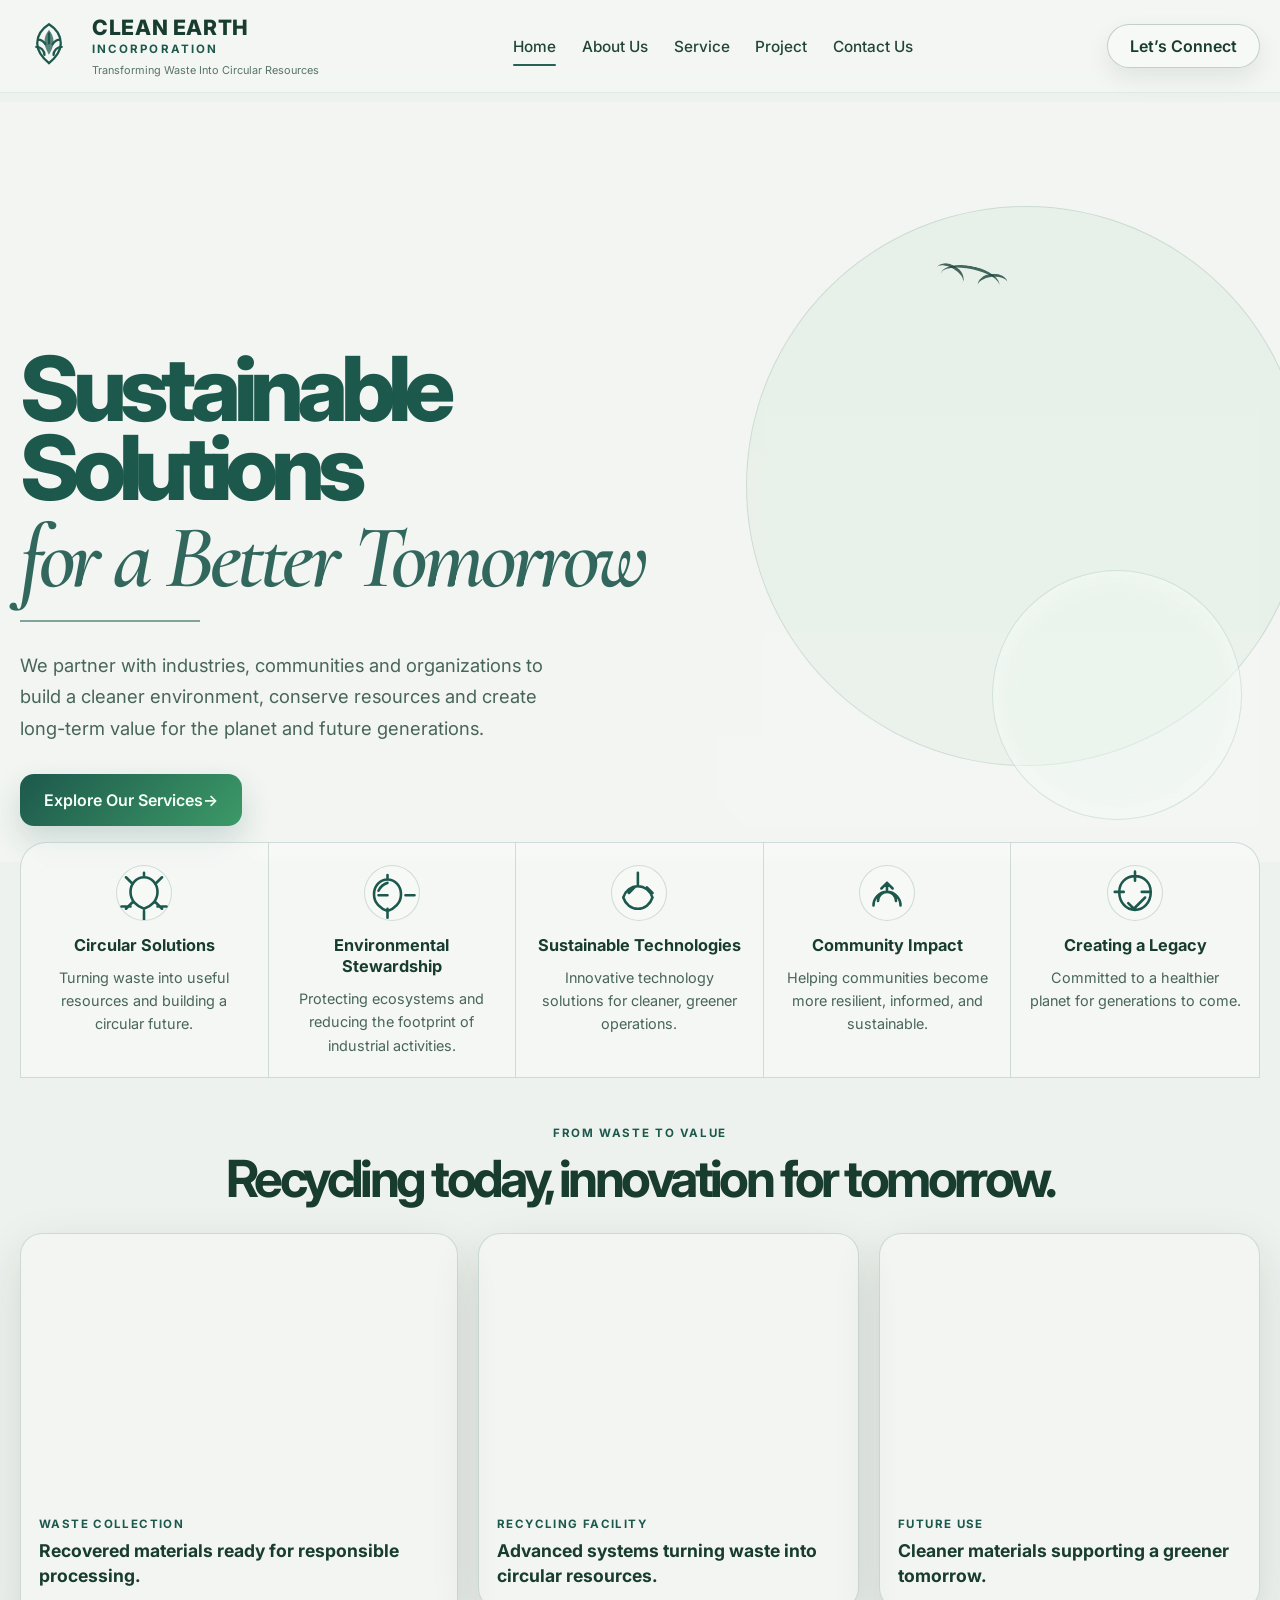
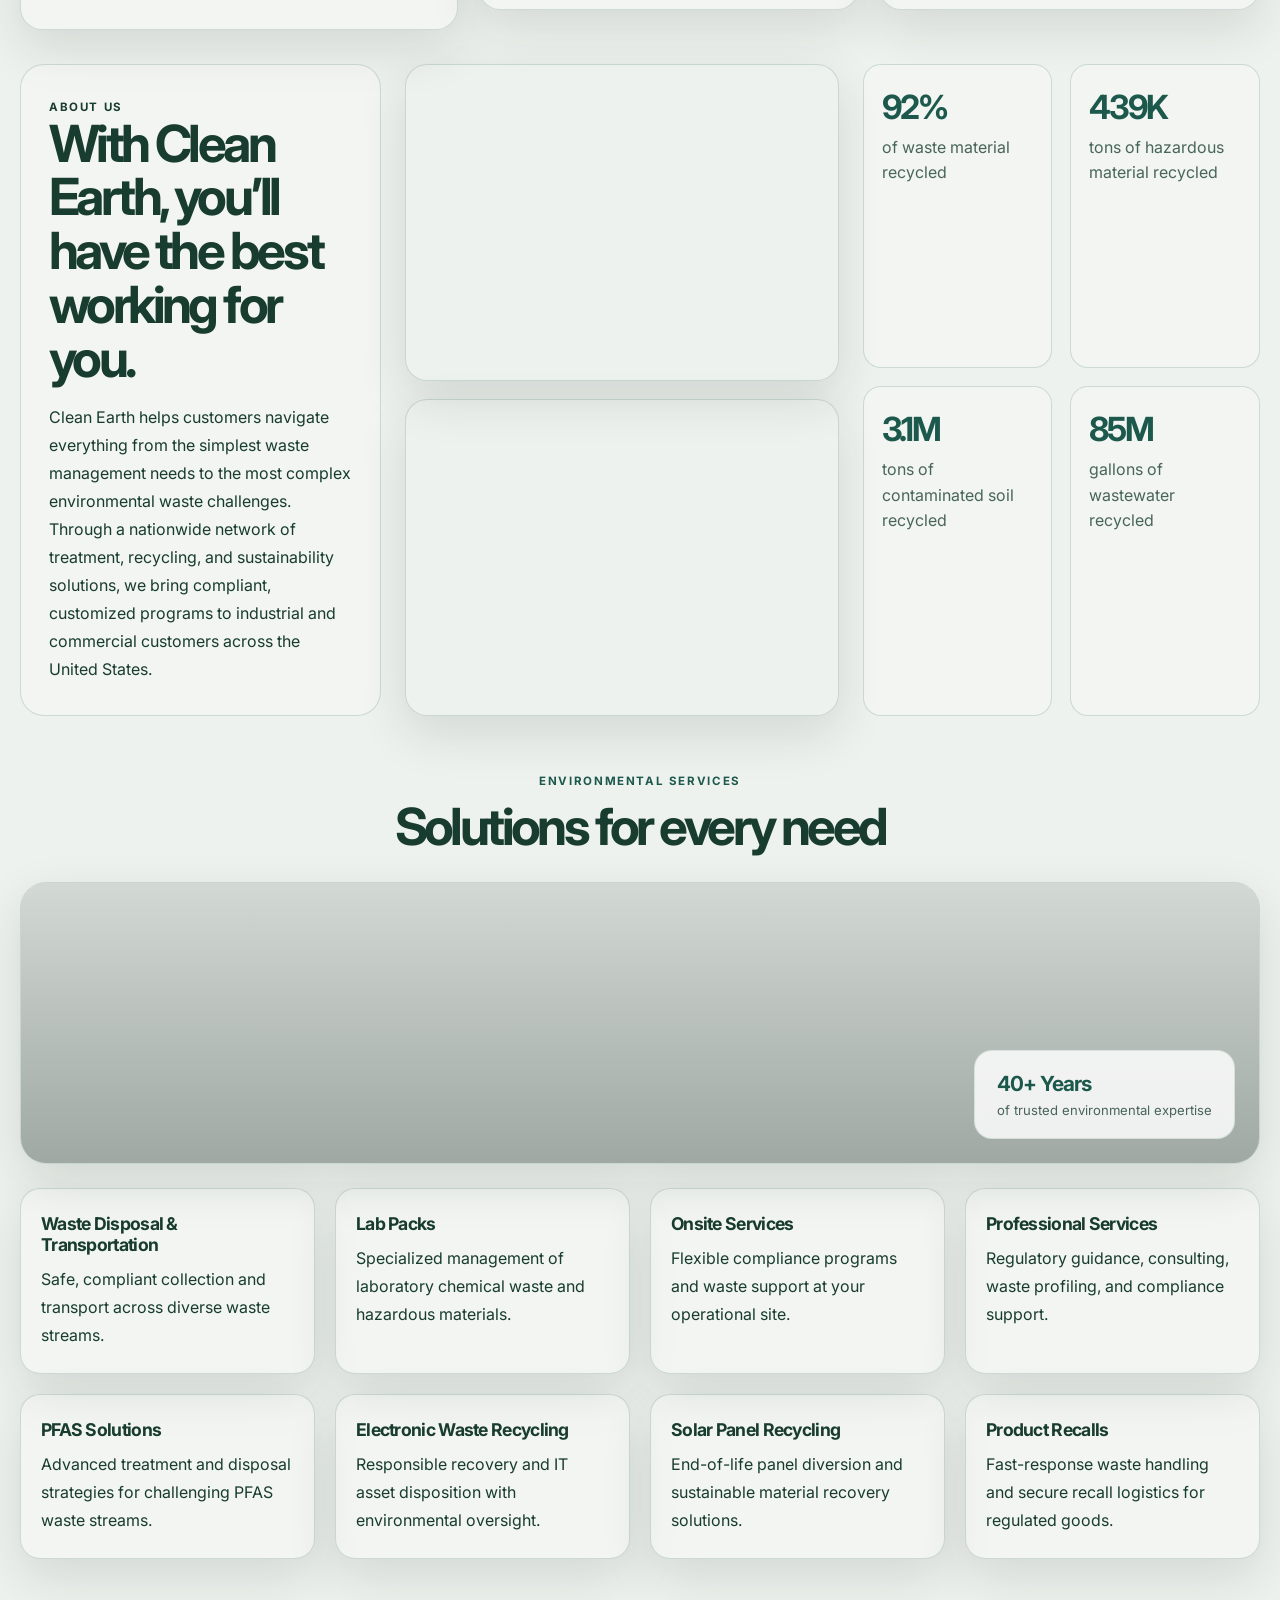
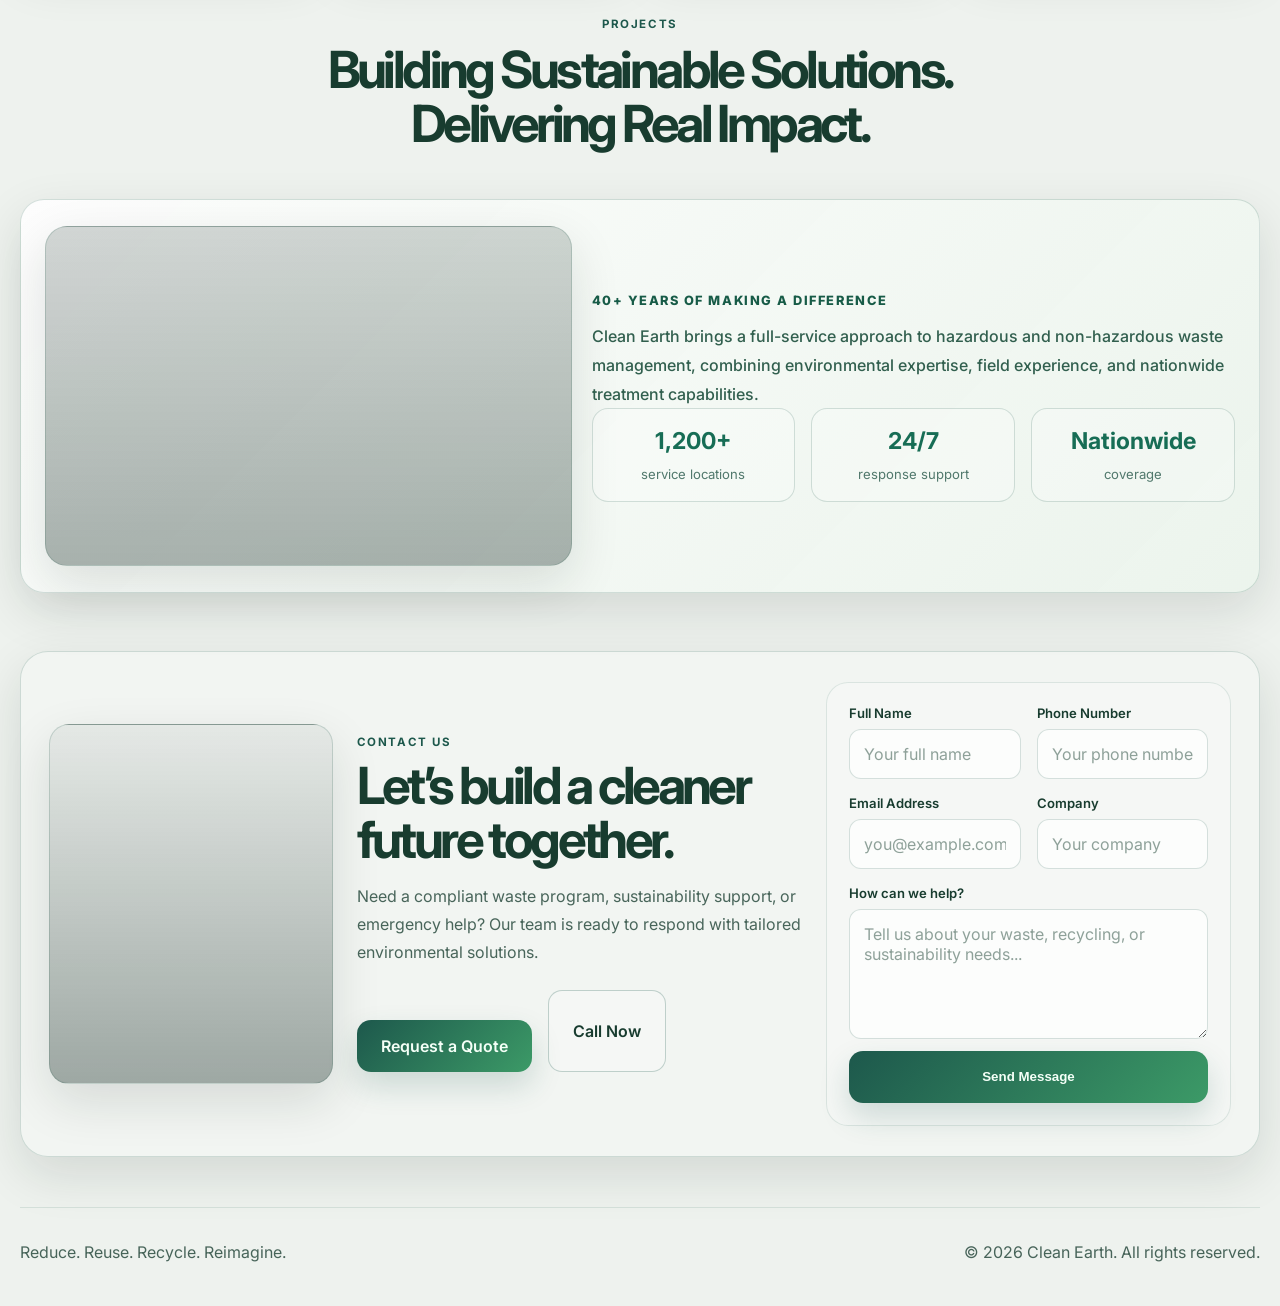
<file: index.html>
<!DOCTYPE html>
<html lang="en">
  <head>
    <meta charset="UTF-8" />
    <meta name="viewport" content="width=device-width, initial-scale=1.0" />
    <title>Clean Earth | Sustainable Solutions</title>
    <meta
      name="description"
      content="Clean Earth provides sustainable waste solutions, circular resource recovery, and environmental services for industrial, commercial, and community needs."
    />
    <link rel="preconnect" href="https://fonts.googleapis.com" />
    <link rel="preconnect" href="https://fonts.gstatic.com" crossorigin />
    <link href="https://fonts.googleapis.com/css2?family=Inter:wght@400;500;600;700;800&family=Cormorant+Garamond:wght@500;600;700&display=swap" rel="stylesheet" />
    <link rel="stylesheet" href="styles.css" />
  </head>
  <body>
    <header class="site-header">
      <div class="container nav-wrap">
        <div class="brand" aria-label="Clean Earth logo and brand">
          <div class="brand-mark" aria-hidden="true">
            <svg viewBox="0 0 64 64" role="img" aria-label="Clean Earth icon">
              <path d="M32 8c-8 5-13 12-13 21 0 10 7 17 13 22 6-5 13-12 13-22 0-9-5-16-13-21Z" fill="none" stroke="currentColor" stroke-width="2.5"/>
              <path d="M32 14c-3 4-5 8-5 13 0 7 4 12 5 15 1-3 5-8 5-15 0-5-2-9-5-13Z" fill="currentColor" opacity=".72"/>
              <path d="M18 33c5 0 9 4 9 9M46 33c-5 0-9 4-9 9M32 18v11M20 25c4 0 6 2 8 5M44 25c-4 0-6 2-8 5" fill="none" stroke="currentColor" stroke-width="2.5" stroke-linecap="round"/>
            </svg>
          </div>
          <div class="brand-text">
            <h2>CLEAN EARTH</h2>
            <span>INCORPORATION</span>
            <small>Transforming Waste Into Circular Resources</small>
          </div>
        </div>

        <button class="nav-toggle" aria-label="Toggle navigation" aria-expanded="false">
          <span></span>
          <span></span>
          <span></span>
        </button>

        <nav class="main-nav" aria-label="Main navigation">
          <a href="index.html">Home</a>
          <a href="about.html">About Us</a>
          <a href="service.html">Service</a>
          <a href="project.html">Project</a>
          <a href="contact.html">Contact Us</a>
        </nav>

        <a href="connect.html" class="connect-btn">Let’s Connect</a>
      </div>
    </header>

    <main>
      <section class="hero" id="home">
        <div class="container hero-inner">
          <div class="hero-copy">
            <h1>
              Sustainable Solutions
              <span>for a Better Tomorrow</span>
            </h1>
            <div class="rule"></div>
            <p>
              We partner with industries, communities and organizations to build a
              cleaner environment, conserve resources and create long-term value for
              the planet and future generations.
            </p>
            <a class="explore-btn" href="#service">Explore Our Services <span>→</span></a>
          </div>

          <div class="hero-visual" aria-hidden="true">
            <div class="sun-glow"></div>
            <div class="bird"></div>
            <div class="mountain-scene"></div>
            <div class="earth-orb"></div>
          </div>
        </div>
      </section>

      <section class="feature-strip" aria-label="Key offerings">
        <div class="container feature-grid">
          <article class="feature-card">
            <div class="icon-box">
              <svg viewBox="0 0 48 48" aria-hidden="true"><path d="M24 10c-7 0-12 6-12 13 0 8 6 13 12 15 6-2 12-7 12-15 0-7-5-13-12-13Zm0 0V6m0 34v8m-12-12h-8m32 0h8M14 16l-6-6m26 6 6-6M14 32l-6 6m26-6 6 6" fill="none" stroke="currentColor" stroke-width="2.3" stroke-linecap="round"/></svg>
            </div>
            <h3>Circular Solutions</h3>
            <p>Turning waste into useful resources and building a circular future.</p>
          </article>

          <article class="feature-card">
            <div class="icon-box">
              <svg viewBox="0 0 48 48" aria-hidden="true"><path d="M20 12c-7 0-12 6-12 13 0 8 6 13 12 15 6-2 12-7 12-15 0-7-5-13-12-13Zm0 0V8m0 30v8M20 26h-8m32 0h-8" fill="none" stroke="currentColor" stroke-width="2.3" stroke-linecap="round"/><path d="M12 22c2-4 4-6 8-7" fill="none" stroke="currentColor" stroke-width="2.3" stroke-linecap="round"/></svg>
            </div>
            <h3>Environmental Stewardship</h3>
            <p>Protecting ecosystems and reducing the footprint of industrial activities.</p>
          </article>

          <article class="feature-card">
            <div class="icon-box">
              <svg viewBox="0 0 48 48" aria-hidden="true"><path d="M10 28c2-6 7-10 13-10s11 4 13 10c-2 6-7 10-13 10s-11-4-13-10Zm13-22v12m-8 6 5-5m16 5-5-5" fill="none" stroke="currentColor" stroke-width="2.3" stroke-linecap="round" stroke-linejoin="round"/></svg>
            </div>
            <h3>Sustainable Technologies</h3>
            <p>Innovative technology solutions for cleaner, greener operations.</p>
          </article>

          <article class="feature-card">
            <div class="icon-box">
              <svg viewBox="0 0 48 48" aria-hidden="true"><path d="M16 31a8 8 0 1 1 16 0M12 35a12 12 0 0 1 24 0M24 15v8M19 20l5-5 5 5" fill="none" stroke="currentColor" stroke-width="2.3" stroke-linecap="round" stroke-linejoin="round"/></svg>
            </div>
            <h3>Community Impact</h3>
            <p>Helping communities become more resilient, informed, and sustainable.</p>
          </article>

          <article class="feature-card">
            <div class="icon-box">
              <svg viewBox="0 0 48 48" aria-hidden="true"><path d="M24 9c-8 0-14 6-14 14 0 10 7 16 14 16s14-6 14-16c0-8-6-14-14-14Zm0-4v8m-10 10h-8m32 0h-8m-12 10 5 5 10-10" fill="none" stroke="currentColor" stroke-width="2.3" stroke-linecap="round" stroke-linejoin="round"/></svg>
            </div>
            <h3>Creating a Legacy</h3>
            <p>Committed to a healthier planet for generations to come.</p>
          </article>
        </div>
      </section>

      <section class="visual-showcase" aria-label="Waste and recycling imagery">
        <div class="container">
          <div class="section-heading center">
            <p class="eyebrow">From Waste to Value</p>
            <h2>Recycling today, innovation for tomorrow.</h2>
          </div>

          <div class="showcase-grid">
            <article class="showcase-card tall">
              <div class="showcase-image image-one"></div>
              <div class="showcase-content">
                <span>Waste Collection</span>
                <h3>Recovered materials ready for responsible processing.</h3>
              </div>
            </article>

            <article class="showcase-card">
              <div class="showcase-image image-two"></div>
              <div class="showcase-content">
                <span>Recycling Facility</span>
                <h3>Advanced systems turning waste into circular resources.</h3>
              </div>
            </article>

            <article class="showcase-card">
              <div class="showcase-image image-three"></div>
              <div class="showcase-content">
                <span>Future Use</span>
                <h3>Cleaner materials supporting a greener tomorrow.</h3>
              </div>
            </article>
          </div>
        </div>
      </section>

      <section class="impact" id="about-us">
        <div class="container impact-inner">
          <div class="impact-copy">
            <p class="eyebrow">About Us</p>
            <h2>With Clean Earth, you’ll have the best working for you.</h2>
            <p>
              Clean Earth helps customers navigate everything from the simplest waste
              management needs to the most complex environmental waste challenges.
              Through a nationwide network of treatment, recycling, and sustainability
              solutions, we bring compliant, customized programs to industrial and
              commercial customers across the United States.
            </p>
          </div>

          <div class="impact-visual" aria-label="Environmental impact gallery">
            <div class="impact-photo impact-photo-one"></div>
            <div class="impact-photo impact-photo-two"></div>
          </div>

          <div class="impact-stats">
            <div class="stat-box">
              <strong>92%</strong>
              <span>of waste material recycled</span>
            </div>
            <div class="stat-box">
              <strong>439K</strong>
              <span>tons of hazardous material recycled</span>
            </div>
            <div class="stat-box">
              <strong>3.1M</strong>
              <span>tons of contaminated soil recycled</span>
            </div>
            <div class="stat-box">
              <strong>85M</strong>
              <span>gallons of wastewater recycled</span>
            </div>
          </div>
        </div>
      </section>

      <section class="services" id="service">
        <div class="container">
          <div class="section-heading center">
            <p class="eyebrow">Environmental Services</p>
            <h2>Solutions for every need</h2>
          </div>

          <div class="service-visual">
            <div class="service-photo service-photo-main"></div>
            <div class="service-badge">
              <strong>40+ Years</strong>
              <span>of trusted environmental expertise</span>
            </div>
          </div>

          <div class="service-grid">
            <article class="service-card">
              <h3>Waste Disposal &amp; Transportation</h3>
              <p>Safe, compliant collection and transport across diverse waste streams.</p>
            </article>
            <article class="service-card">
              <h3>Lab Packs</h3>
              <p>Specialized management of laboratory chemical waste and hazardous materials.</p>
            </article>
            <article class="service-card">
              <h3>Onsite Services</h3>
              <p>Flexible compliance programs and waste support at your operational site.</p>
            </article>
            <article class="service-card">
              <h3>Professional Services</h3>
              <p>Regulatory guidance, consulting, waste profiling, and compliance support.</p>
            </article>
            <article class="service-card">
              <h3>PFAS Solutions</h3>
              <p>Advanced treatment and disposal strategies for challenging PFAS waste streams.</p>
            </article>
            <article class="service-card">
              <h3>Electronic Waste Recycling</h3>
              <p>Responsible recovery and IT asset disposition with environmental oversight.</p>
            </article>
            <article class="service-card">
              <h3>Solar Panel Recycling</h3>
              <p>End-of-life panel diversion and sustainable material recovery solutions.</p>
            </article>
            <article class="service-card">
              <h3>Product Recalls</h3>
              <p>Fast-response waste handling and secure recall logistics for regulated goods.</p>
            </article>
          </div>
        </div>
      </section>

      <section class="projects" id="project">
        <div class="container projects-inner">
          <div class="section-heading center large-gap">
            <p class="eyebrow">Projects</p>
            <h2>Building Sustainable Solutions.<br />Delivering Real Impact.</h2>
          </div>

          <div class="project-panel">
            <div class="project-visual">
              <div class="project-photo"></div>
            </div>

            <div class="project-copy">
              <span class="label">40+ Years of Making a Difference</span>
              <p>
                Clean Earth brings a full-service approach to hazardous and non-hazardous waste management,
                combining environmental expertise, field experience, and nationwide treatment capabilities.
              </p>

              <div class="project-meta">
                <div>
                  <strong>1,200+</strong>
                  <span>service locations</span>
                </div>
                <div>
                  <strong>24/7</strong>
                  <span>response support</span>
                </div>
                <div>
                  <strong>Nationwide</strong>
                  <span>coverage</span>
                </div>
              </div>
            </div>
          </div>
        </div>
      </section>

      <section class="cta-section" id="contact">
        <div class="container">
          <div class="contact-panel">
            <div class="contact-visual">
              <div class="contact-photo"></div>
            </div>

            <div class="contact-copy">
              <p class="eyebrow">Contact Us</p>
              <h2>Let’s build a cleaner future together.</h2>
              <p>
                Need a compliant waste program, sustainability support, or emergency help?
                Our team is ready to respond with tailored environmental solutions.
              </p>

              <div class="cta-actions">
                <a class="explore-btn" href="mailto:hello@cleanearth.com">Request a Quote</a>
                <a class="secondary-btn" href="tel:+18663037344">Call Now</a>
              </div>
            </div>

            <form class="contact-form" action="#" method="post">
              <div class="form-row">
                <div class="form-group">
                  <label for="full-name">Full Name</label>
                  <input id="full-name" name="fullName" type="text" placeholder="Your full name" required />
                </div>
                <div class="form-group">
                  <label for="phone">Phone Number</label>
                  <input id="phone" name="phone" type="tel" placeholder="Your phone number" required />
                </div>
              </div>

              <div class="form-row">
                <div class="form-group">
                  <label for="email">Email Address</label>
                  <input id="email" name="email" type="email" placeholder="you@example.com" required />
                </div>
                <div class="form-group">
                  <label for="company">Company</label>
                  <input id="company" name="company" type="text" placeholder="Your company" />
                </div>
              </div>

              <div class="form-group">
                <label for="message">How can we help?</label>
                <textarea id="message" name="message" rows="5" placeholder="Tell us about your waste, recycling, or sustainability needs..." required></textarea>
              </div>

              <button type="submit" class="explore-btn form-btn">Send Message</button>
            </form>
          </div>
        </div>
      </section>
    </main>

    <footer class="site-footer">
      <div class="container footer-inner">
        <p>Reduce. Reuse. Recycle. Reimagine.</p>
        <p>© 2026 Clean Earth. All rights reserved.</p>
      </div>
    </footer>

    <script src="script.js"></script>
  </body>
</html>
</file>
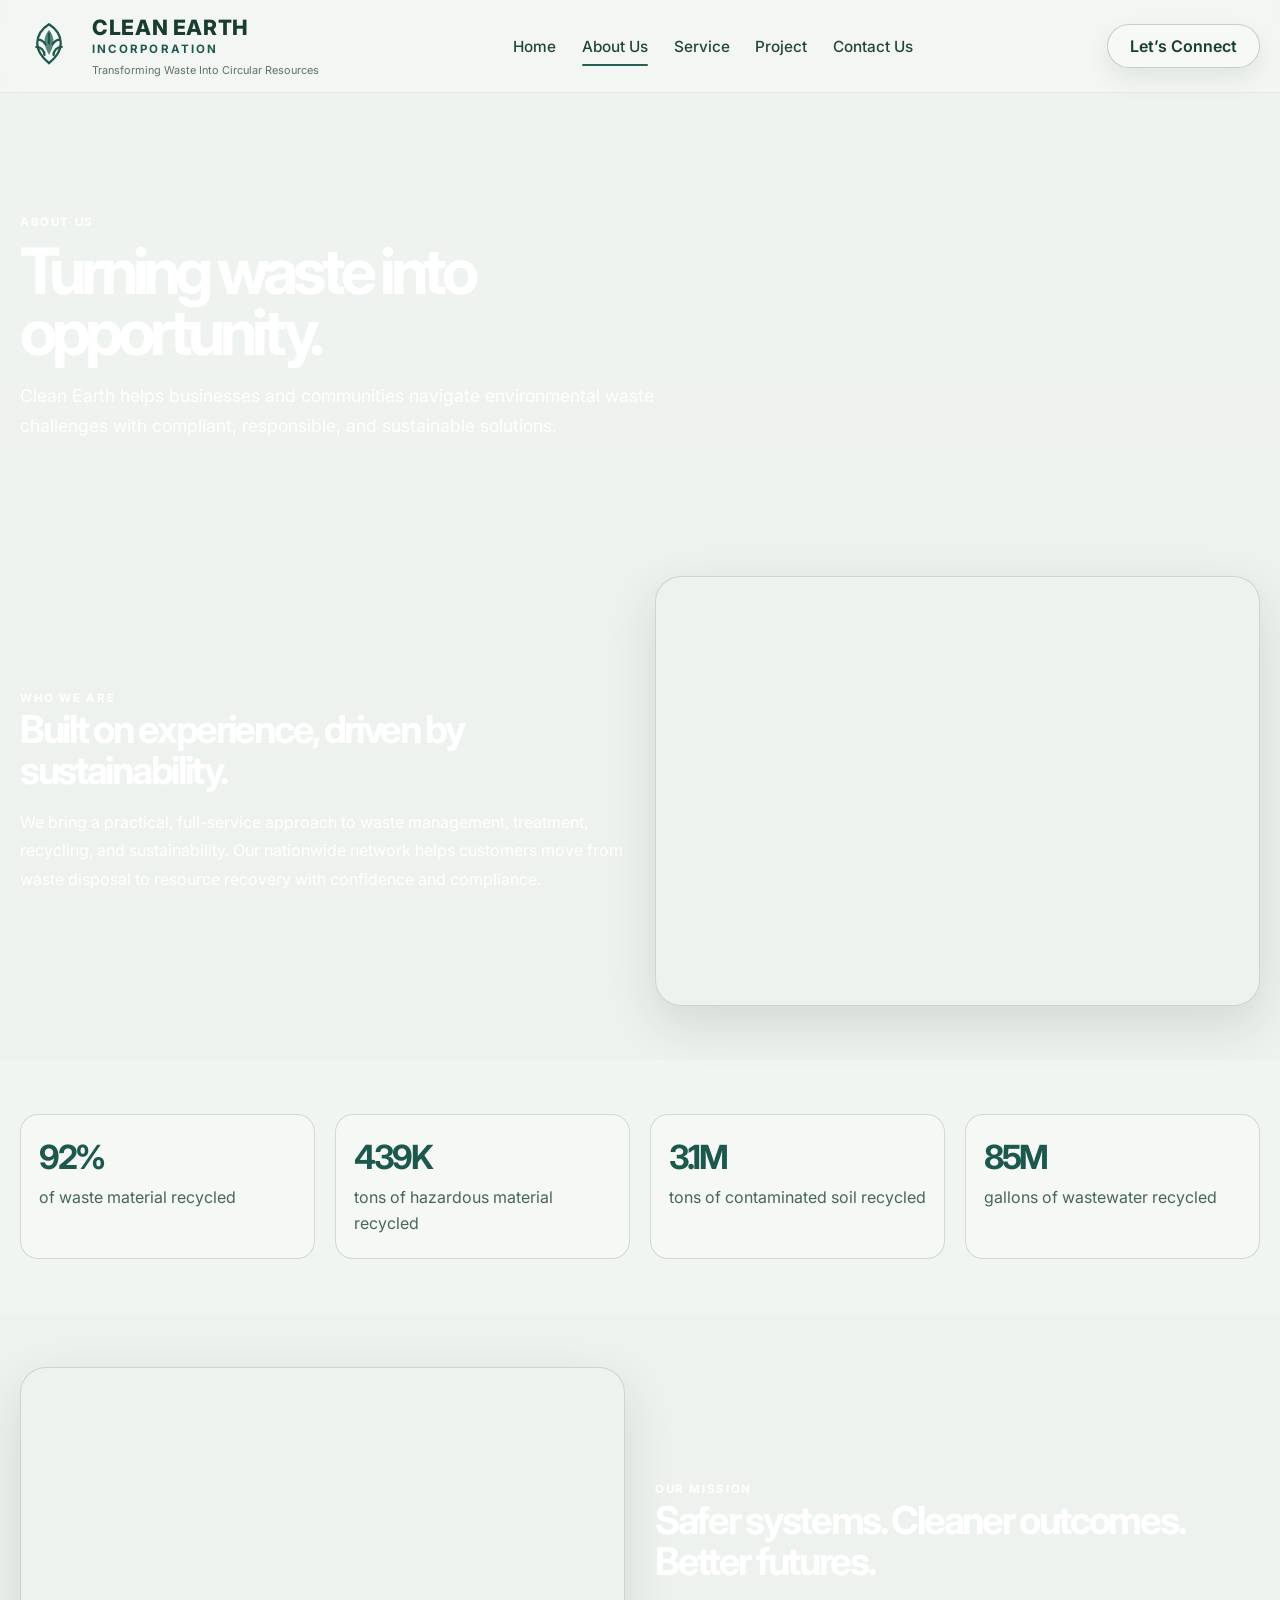
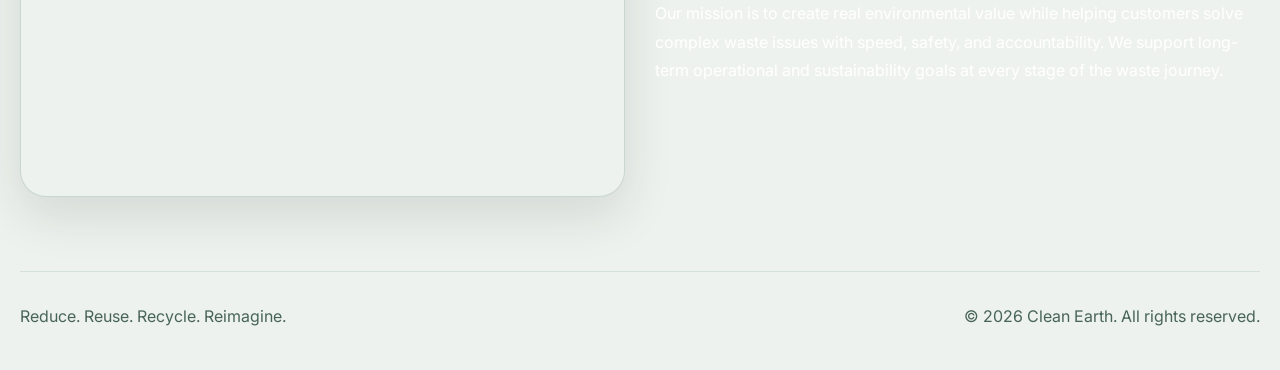
<file: about.html>
<!DOCTYPE html>
<html lang="en">
  <head>
    <meta charset="UTF-8" />
    <meta name="viewport" content="width=device-width, initial-scale=1.0" />
    <title>About Us | Clean Earth</title>
    <meta name="description" content="Learn about Clean Earth and our mission to transform waste into circular resources." />
    <link rel="preconnect" href="https://fonts.googleapis.com" />
    <link rel="preconnect" href="https://fonts.gstatic.com" crossorigin />
    <link href="https://fonts.googleapis.com/css2?family=Inter:wght@400;500;600;700;800&family=Cormorant+Garamond:wght@500;600;700&display=swap" rel="stylesheet" />
    <link rel="stylesheet" href="styles.css" />
    <style>
      .about-hero .page-copy h1,
      .about-hero .page-copy p:last-of-type,
      .about-hero .eyebrow,
      .text-panel .eyebrow,
      .text-panel h2,
      .text-panel p {
        color: #ffffff;
      }
    </style>
  </head>
  <body>
    <header class="site-header">
      <div class="container nav-wrap">
        <div class="brand" aria-label="Clean Earth logo and brand">
          <div class="brand-mark" aria-hidden="true">
            <svg viewBox="0 0 64 64" role="img" aria-label="Clean Earth icon">
              <path d="M32 8c-8 5-13 12-13 21 0 10 7 17 13 22 6-5 13-12 13-22 0-9-5-16-13-21Z" fill="none" stroke="currentColor" stroke-width="2.5"/>
              <path d="M32 14c-3 4-5 8-5 13 0 7 4 12 5 15 1-3 5-8 5-15 0-5-2-9-5-13Z" fill="currentColor" opacity=".72"/>
              <path d="M18 33c5 0 9 4 9 9M46 33c-5 0-9 4-9 9M32 18v11M20 25c4 0 6 2 8 5M44 25c-4 0-6 2-8 5" fill="none" stroke="currentColor" stroke-width="2.5" stroke-linecap="round"/>
            </svg>
          </div>
          <div class="brand-text">
            <h2>CLEAN EARTH</h2>
            <span>INCORPORATION</span>
            <small>Transforming Waste Into Circular Resources</small>
          </div>
        </div>

        <button class="nav-toggle" aria-label="Toggle navigation" aria-expanded="false">
          <span></span>
          <span></span>
          <span></span>
        </button>

        <nav class="main-nav" aria-label="Main navigation">
          <a href="index.html">Home</a>
          <a href="about.html">About Us</a>
          <a href="service.html">Service</a>
          <a href="project.html">Project</a>
          <a href="contact.html">Contact Us</a>
        </nav>

        <a href="connect.html" class="connect-btn">Let’s Connect</a>
      </div>
    </header>

    <main>
      <section class="page-hero about-hero">
        <div class="container page-hero-inner">
          <div class="page-copy">
            <p class="eyebrow">About Us</p>
            <h1>Turning waste into opportunity.</h1>
            <p>
              Clean Earth helps businesses and communities navigate environmental waste challenges
              with compliant, responsible, and sustainable solutions.
            </p>
          </div>
        </div>
      </section>

      <section class="page-section">
        <div class="container split-layout">
          <div class="text-panel">
            <p class="eyebrow">Who We Are</p>
            <h2>Built on experience, driven by sustainability.</h2>
            <p>
              We bring a practical, full-service approach to waste management, treatment, recycling,
              and sustainability. Our nationwide network helps customers move from waste disposal to
              resource recovery with confidence and compliance.
            </p>
          </div>
          <div class="image-panel image-panel-one"></div>
        </div>
      </section>

      <section class="page-section muted-section">
        <div class="container stats-grid">
          <div class="stat-box">
            <strong>92%</strong>
            <span>of waste material recycled</span>
          </div>
          <div class="stat-box">
            <strong>439K</strong>
            <span>tons of hazardous material recycled</span>
          </div>
          <div class="stat-box">
            <strong>3.1M</strong>
            <span>tons of contaminated soil recycled</span>
          </div>
          <div class="stat-box">
            <strong>85M</strong>
            <span>gallons of wastewater recycled</span>
          </div>
        </div>
      </section>

      <section class="page-section">
        <div class="container split-layout reverse">
          <div class="image-panel image-panel-two"></div>
          <div class="text-panel">
            <p class="eyebrow">Our Mission</p>
            <h2>Safer systems. Cleaner outcomes. Better futures.</h2>
            <p>
              Our mission is to create real environmental value while helping customers solve complex
              waste issues with speed, safety, and accountability. We support long-term operational
              and sustainability goals at every stage of the waste journey.
            </p>
          </div>
        </div>
      </section>
    </main>

    <footer class="site-footer">
      <div class="container footer-inner">
        <p>Reduce. Reuse. Recycle. Reimagine.</p>
        <p>© 2026 Clean Earth. All rights reserved.</p>
      </div>
    </footer>
    <script src="script.js"></script>
  </body>
</html>
</file>
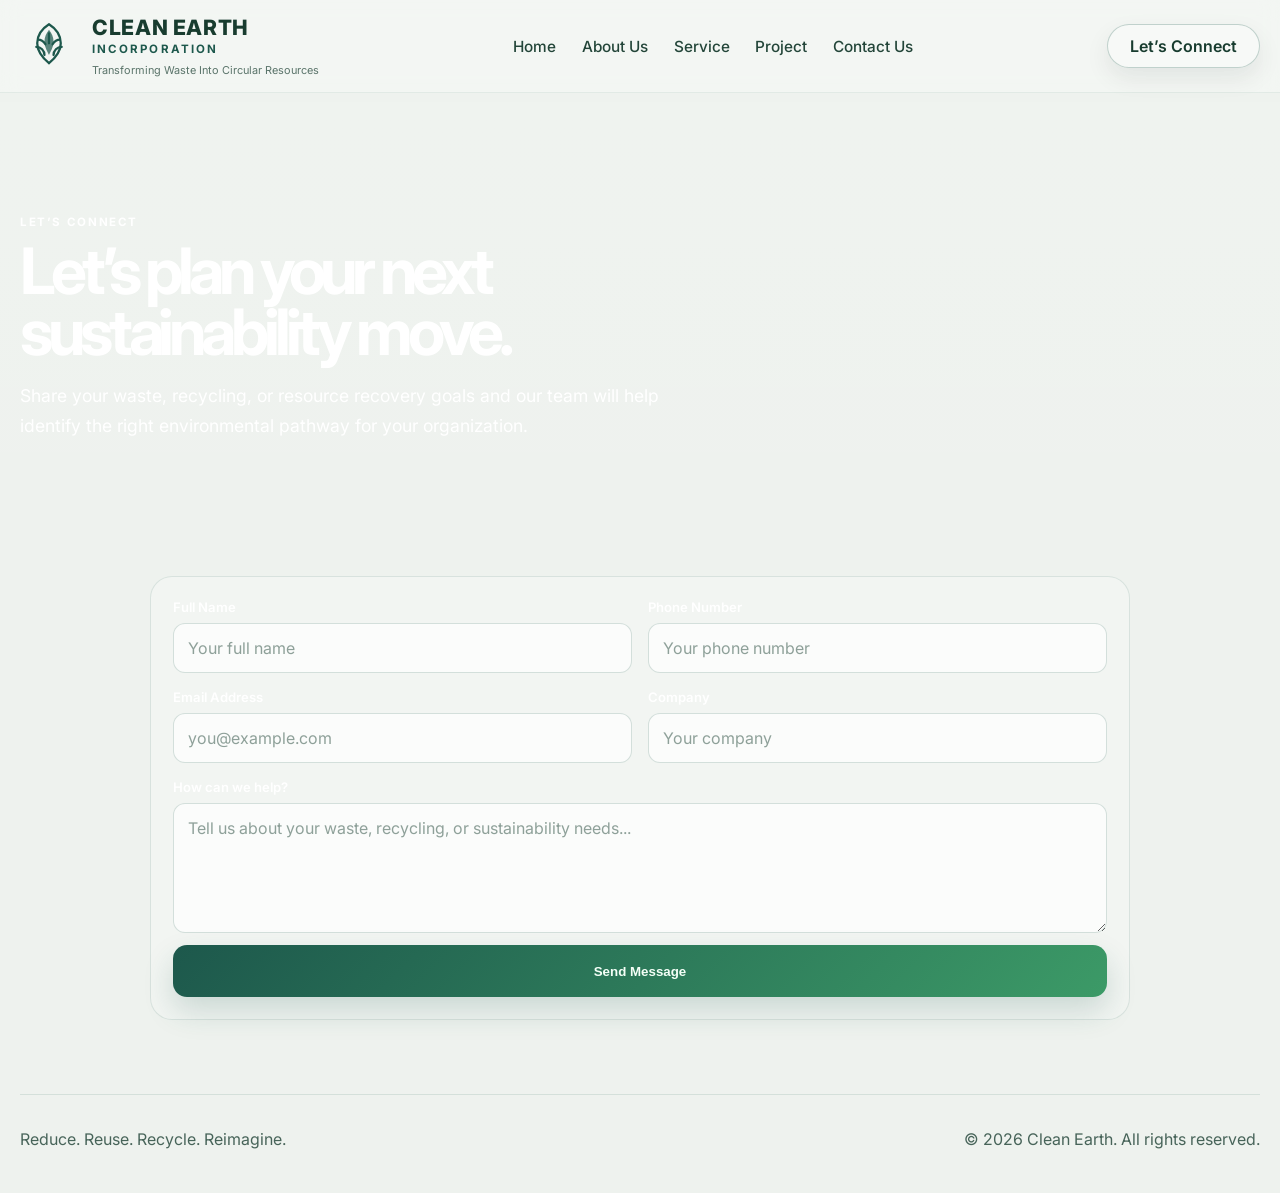
<file: connect.html>
<!DOCTYPE html>
<html lang="en">
  <head>
    <meta charset="UTF-8" />
    <meta name="viewport" content="width=device-width, initial-scale=1.0" />
    <title>Let’s Connect | Clean Earth</title>
    <meta name="description" content="Connect with Clean Earth to discuss waste strategy, recycling, and sustainability services." />
    <link rel="preconnect" href="https://fonts.googleapis.com" />
    <link rel="preconnect" href="https://fonts.gstatic.com" crossorigin />
    <link href="https://fonts.googleapis.com/css2?family=Inter:wght@400;500;600;700;800&family=Cormorant+Garamond:wght@500;600;700&display=swap" rel="stylesheet" />
    <link rel="stylesheet" href="styles.css" />
    <style>
      .connect-hero .page-copy .eyebrow,
      .connect-hero .page-copy h1,
      .connect-hero .page-copy p:last-of-type {
        color: #ffffff;
      }

      .contact-form label {
        color: #ffffff;
      }
    </style>
  </head>
  <body>
    <header class="site-header">
      <div class="container nav-wrap">
        <div class="brand" aria-label="Clean Earth logo and brand">
          <div class="brand-mark" aria-hidden="true">
            <svg viewBox="0 0 64 64" role="img" aria-label="Clean Earth icon">
              <path d="M32 8c-8 5-13 12-13 21 0 10 7 17 13 22 6-5 13-12 13-22 0-9-5-16-13-21Z" fill="none" stroke="currentColor" stroke-width="2.5"/>
              <path d="M32 14c-3 4-5 8-5 13 0 7 4 12 5 15 1-3 5-8 5-15 0-5-2-9-5-13Z" fill="currentColor" opacity=".72"/>
              <path d="M18 33c5 0 9 4 9 9M46 33c-5 0-9 4-9 9M32 18v11M20 25c4 0 6 2 8 5M44 25c-4 0-6 2-8 5" fill="none" stroke="currentColor" stroke-width="2.5" stroke-linecap="round"/>
            </svg>
          </div>
          <div class="brand-text">
            <h2>CLEAN EARTH</h2>
            <span>INCORPORATION</span>
            <small>Transforming Waste Into Circular Resources</small>
          </div>
        </div>

        <button class="nav-toggle" aria-label="Toggle navigation" aria-expanded="false">
          <span></span>
          <span></span>
          <span></span>
        </button>

        <nav class="main-nav" aria-label="Main navigation">
          <a href="index.html">Home</a>
          <a href="about.html">About Us</a>
          <a href="service.html">Service</a>
          <a href="project.html">Project</a>
          <a href="contact.html">Contact Us</a>
        </nav>

        <a href="connect.html" class="connect-btn">Let’s Connect</a>
      </div>
    </header>

    <main>
      <section class="page-hero contact-hero connect-hero">
        <div class="container page-hero-inner">
          <div class="page-copy">
            <p class="eyebrow">Let’s Connect</p>
            <h1>Let’s plan your next sustainability move.</h1>
            <p>
              Share your waste, recycling, or resource recovery goals and our team will help identify the right environmental pathway for your organization.
            </p>
          </div>
        </div>
      </section>

      <section class="page-section">
        <div class="container contact-page-wrap">
          <form class="contact-form" action="#" method="post">
            <div class="form-row">
              <div class="form-group">
                <label for="full-name">Full Name</label>
                <input id="full-name" name="fullName" type="text" placeholder="Your full name" required />
              </div>
              <div class="form-group">
                <label for="phone">Phone Number</label>
                <input id="phone" name="phone" type="tel" placeholder="Your phone number" required />
              </div>
            </div>

            <div class="form-row">
              <div class="form-group">
                <label for="email">Email Address</label>
                <input id="email" name="email" type="email" placeholder="you@example.com" required />
              </div>
              <div class="form-group">
                <label for="company">Company</label>
                <input id="company" name="company" type="text" placeholder="Your company" />
              </div>
            </div>

            <div class="form-group">
              <label for="message">How can we help?</label>
              <textarea id="message" name="message" rows="5" placeholder="Tell us about your waste, recycling, or sustainability needs..." required></textarea>
            </div>

            <button type="submit" class="explore-btn form-btn">Send Message</button>
          </form>
        </div>
      </section>
    </main>

    <footer class="site-footer">
      <div class="container footer-inner">
        <p>Reduce. Reuse. Recycle. Reimagine.</p>
        <p>© 2026 Clean Earth. All rights reserved.</p>
      </div>
    </footer>
    <script src="script.js"></script>
  </body>
</html>
</file>
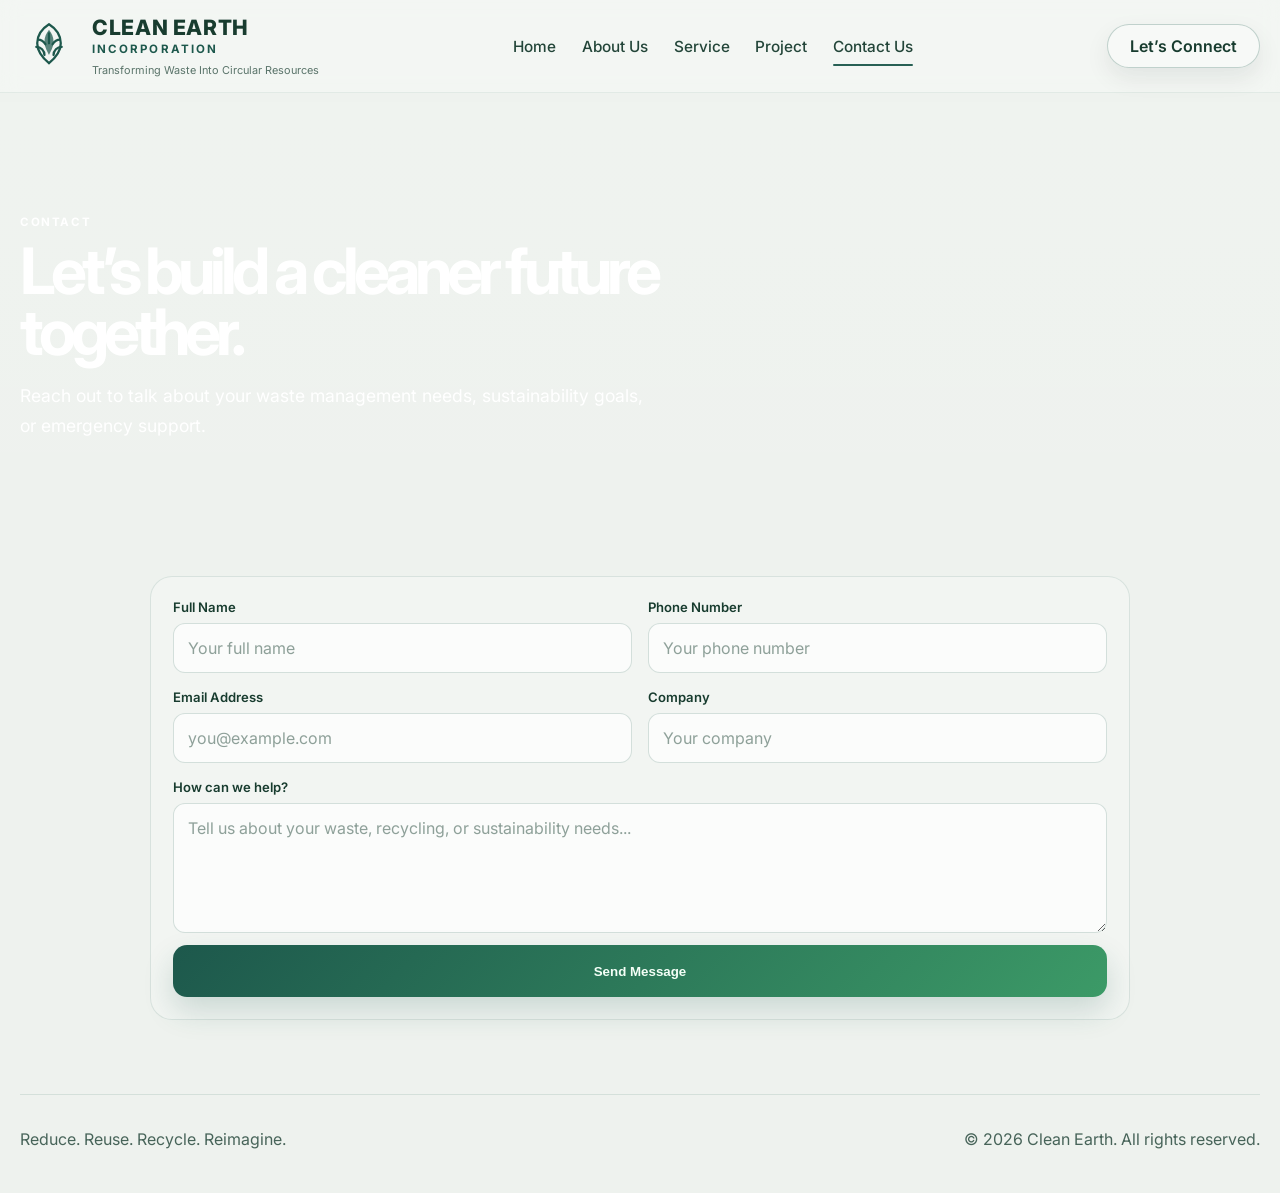
<file: contact.html>
<!DOCTYPE html>
<html lang="en">
  <head>
    <meta charset="UTF-8" />
    <meta name="viewport" content="width=device-width, initial-scale=1.0" />
    <title>Contact Us | Clean Earth</title>
    <meta name="description" content="Contact Clean Earth for waste solutions, recycling support, or environmental guidance." />
    <link rel="preconnect" href="https://fonts.googleapis.com" />
    <link rel="preconnect" href="https://fonts.gstatic.com" crossorigin />
    <link href="https://fonts.googleapis.com/css2?family=Inter:wght@400;500;600;700;800&family=Cormorant+Garamond:wght@500;600;700&display=swap" rel="stylesheet" />
    <link rel="stylesheet" href="styles.css" />
    <style>
      .contact-hero .page-copy h1,
      .contact-hero .page-copy p:last-of-type,
      .contact-hero .eyebrow {
        color: #ffffff;
      }
    </style>
  </head>
  <body>
    <header class="site-header">
      <div class="container nav-wrap">
        <div class="brand" aria-label="Clean Earth logo and brand">
          <div class="brand-mark" aria-hidden="true">
            <svg viewBox="0 0 64 64" role="img" aria-label="Clean Earth icon">
              <path d="M32 8c-8 5-13 12-13 21 0 10 7 17 13 22 6-5 13-12 13-22 0-9-5-16-13-21Z" fill="none" stroke="currentColor" stroke-width="2.5"/>
              <path d="M32 14c-3 4-5 8-5 13 0 7 4 12 5 15 1-3 5-8 5-15 0-5-2-9-5-13Z" fill="currentColor" opacity=".72"/>
              <path d="M18 33c5 0 9 4 9 9M46 33c-5 0-9 4-9 9M32 18v11M20 25c4 0 6 2 8 5M44 25c-4 0-6 2-8 5" fill="none" stroke="currentColor" stroke-width="2.5" stroke-linecap="round"/>
            </svg>
          </div>
          <div class="brand-text">
            <h2>CLEAN EARTH</h2>
            <span>INCORPORATION</span>
            <small>Transforming Waste Into Circular Resources</small>
          </div>
        </div>

        <button class="nav-toggle" aria-label="Toggle navigation" aria-expanded="false">
          <span></span>
          <span></span>
          <span></span>
        </button>

        <nav class="main-nav" aria-label="Main navigation">
          <a href="index.html">Home</a>
          <a href="about.html">About Us</a>
          <a href="service.html">Service</a>
          <a href="project.html">Project</a>
          <a href="contact.html">Contact Us</a>
        </nav>

        <a href="connect.html" class="connect-btn">Let’s Connect</a>
      </div>
    </header>

    <main>
      <section class="page-hero contact-hero">
        <div class="container page-hero-inner">
          <div class="page-copy">
            <p class="eyebrow">Contact</p>
            <h1>Let’s build a cleaner future together.</h1>
            <p>
              Reach out to talk about your waste management needs, sustainability goals, or emergency support.
            </p>
          </div>
        </div>
      </section>

      <section class="page-section">
        <div class="container contact-page-wrap">
          <form class="contact-form" action="#" method="post">
            <div class="form-row">
              <div class="form-group">
                <label for="full-name">Full Name</label>
                <input id="full-name" name="fullName" type="text" placeholder="Your full name" required />
              </div>
              <div class="form-group">
                <label for="phone">Phone Number</label>
                <input id="phone" name="phone" type="tel" placeholder="Your phone number" required />
              </div>
            </div>

            <div class="form-row">
              <div class="form-group">
                <label for="email">Email Address</label>
                <input id="email" name="email" type="email" placeholder="you@example.com" required />
              </div>
              <div class="form-group">
                <label for="company">Company</label>
                <input id="company" name="company" type="text" placeholder="Your company" />
              </div>
            </div>

            <div class="form-group">
              <label for="message">How can we help?</label>
              <textarea id="message" name="message" rows="5" placeholder="Tell us about your waste, recycling, or sustainability needs..." required></textarea>
            </div>

            <button type="submit" class="explore-btn form-btn">Send Message</button>
          </form>
        </div>
      </section>
    </main>

    <footer class="site-footer">
      <div class="container footer-inner">
        <p>Reduce. Reuse. Recycle. Reimagine.</p>
        <p>© 2026 Clean Earth. All rights reserved.</p>
      </div>
    </footer>
    <script src="script.js"></script>
  </body>
</html>
</file>
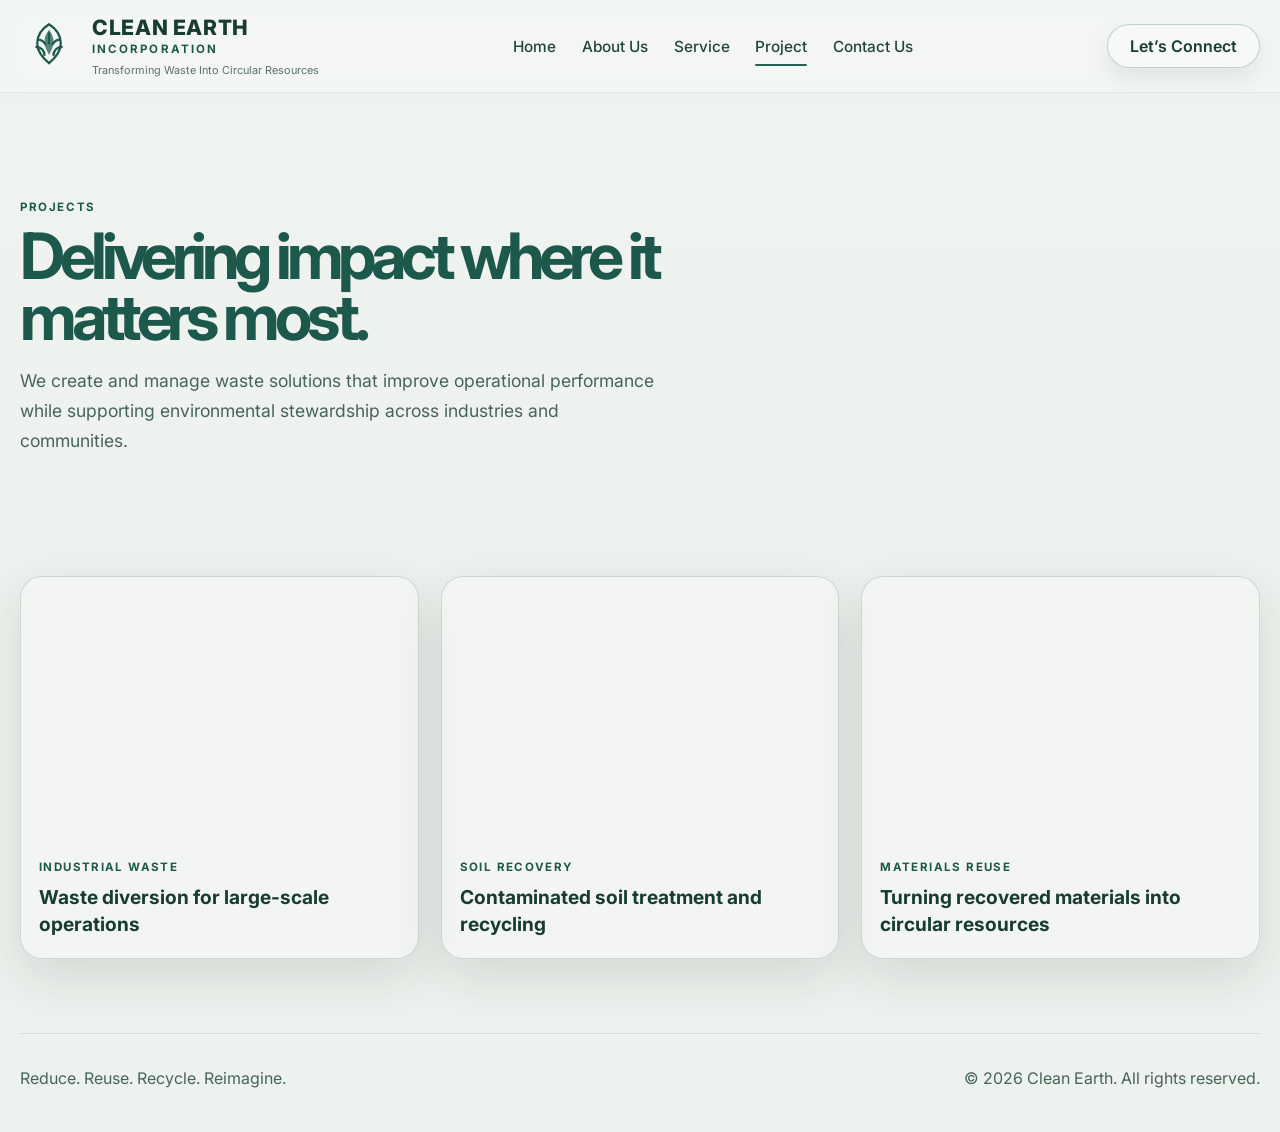
<file: project.html>
<!DOCTYPE html>
<html lang="en">
  <head>
    <meta charset="UTF-8" />
    <meta name="viewport" content="width=device-width, initial-scale=1.0" />
    <title>Projects | Clean Earth</title>
    <meta name="description" content="See some of the environmental projects and sustainable solutions delivered by Clean Earth." />
    <link rel="preconnect" href="https://fonts.googleapis.com" />
    <link rel="preconnect" href="https://fonts.gstatic.com" crossorigin />
    <link href="https://fonts.googleapis.com/css2?family=Inter:wght@400;500;600;700;800&family=Cormorant+Garamond:wght@500;600;700&display=swap" rel="stylesheet" />
    <link rel="stylesheet" href="styles.css" />
  </head>
  <body>
    <header class="site-header">
      <div class="container nav-wrap">
        <div class="brand" aria-label="Clean Earth logo and brand">
          <div class="brand-mark" aria-hidden="true">
            <svg viewBox="0 0 64 64" role="img" aria-label="Clean Earth icon">
              <path d="M32 8c-8 5-13 12-13 21 0 10 7 17 13 22 6-5 13-12 13-22 0-9-5-16-13-21Z" fill="none" stroke="currentColor" stroke-width="2.5"/>
              <path d="M32 14c-3 4-5 8-5 13 0 7 4 12 5 15 1-3 5-8 5-15 0-5-2-9-5-13Z" fill="currentColor" opacity=".72"/>
              <path d="M18 33c5 0 9 4 9 9M46 33c-5 0-9 4-9 9M32 18v11M20 25c4 0 6 2 8 5M44 25c-4 0-6 2-8 5" fill="none" stroke="currentColor" stroke-width="2.5" stroke-linecap="round"/>
            </svg>
          </div>
          <div class="brand-text">
            <h2>CLEAN EARTH</h2>
            <span>INCORPORATION</span>
            <small>Transforming Waste Into Circular Resources</small>
          </div>
        </div>

        <button class="nav-toggle" aria-label="Toggle navigation" aria-expanded="false">
          <span></span>
          <span></span>
          <span></span>
        </button>

        <nav class="main-nav" aria-label="Main navigation">
          <a href="index.html">Home</a>
          <a href="about.html">About Us</a>
          <a href="service.html">Service</a>
          <a href="project.html">Project</a>
          <a href="contact.html">Contact Us</a>
        </nav>

        <a href="contact.html" class="connect-btn">Let’s Connect</a>
      </div>
    </header>

    <main>
      <section class="page-hero project-hero">
        <div class="container page-hero-inner">
          <div class="page-copy">
            <p class="eyebrow">Projects</p>
            <h1>Delivering impact where it matters most.</h1>
            <p>
              We create and manage waste solutions that improve operational performance while supporting
              environmental stewardship across industries and communities.
            </p>
          </div>
        </div>
      </section>

      <section class="page-section">
        <div class="container project-page-grid">
          <article class="project-card">
            <div class="project-image image-project-one"></div>
            <div class="project-content">
              <span>Industrial Waste</span>
              <h3>Waste diversion for large-scale operations</h3>
            </div>
          </article>

          <article class="project-card">
            <div class="project-image image-project-two"></div>
            <div class="project-content">
              <span>Soil Recovery</span>
              <h3>Contaminated soil treatment and recycling</h3>
            </div>
          </article>

          <article class="project-card">
            <div class="project-image image-project-three"></div>
            <div class="project-content">
              <span>Materials Reuse</span>
              <h3>Turning recovered materials into circular resources</h3>
            </div>
          </article>
        </div>
      </section>
    </main>

    <footer class="site-footer">
      <div class="container footer-inner">
        <p>Reduce. Reuse. Recycle. Reimagine.</p>
        <p>© 2026 Clean Earth. All rights reserved.</p>
      </div>
    </footer>
    <script src="script.js"></script>
  </body>
</html>
</file>
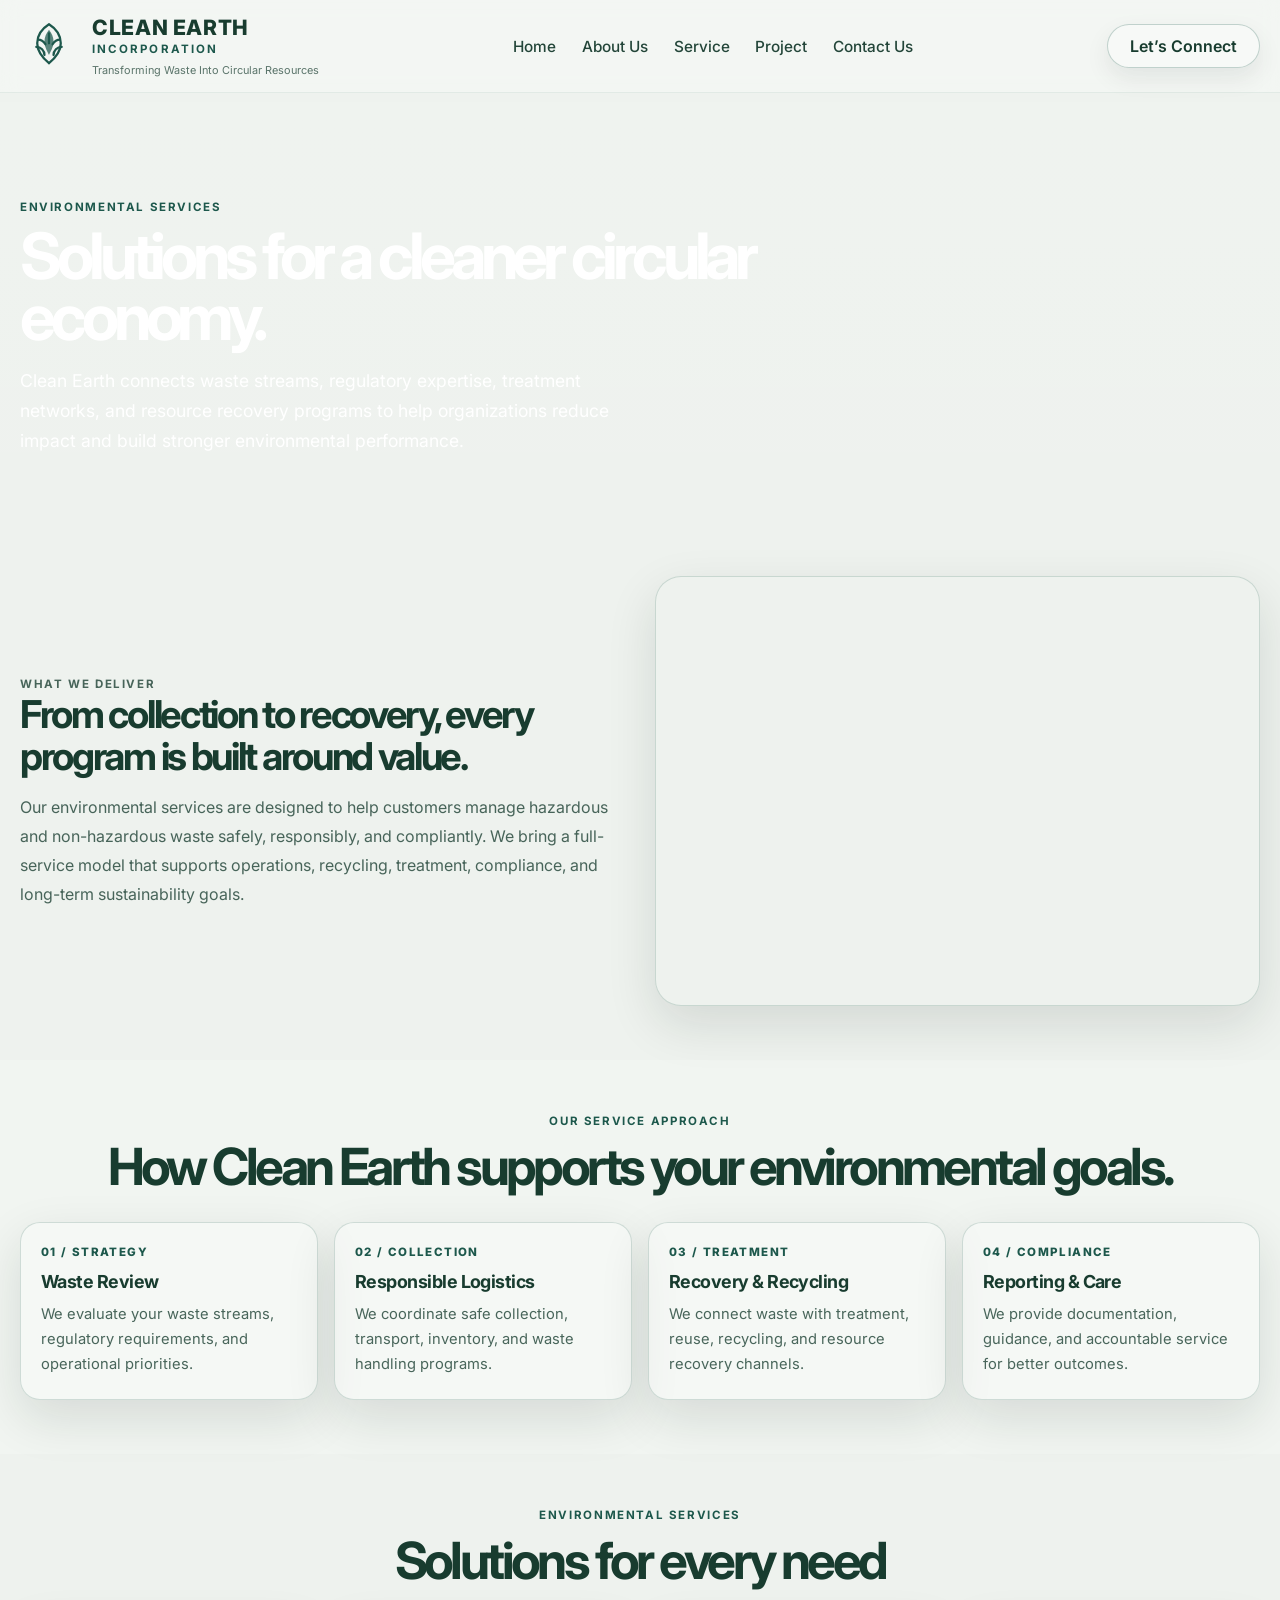
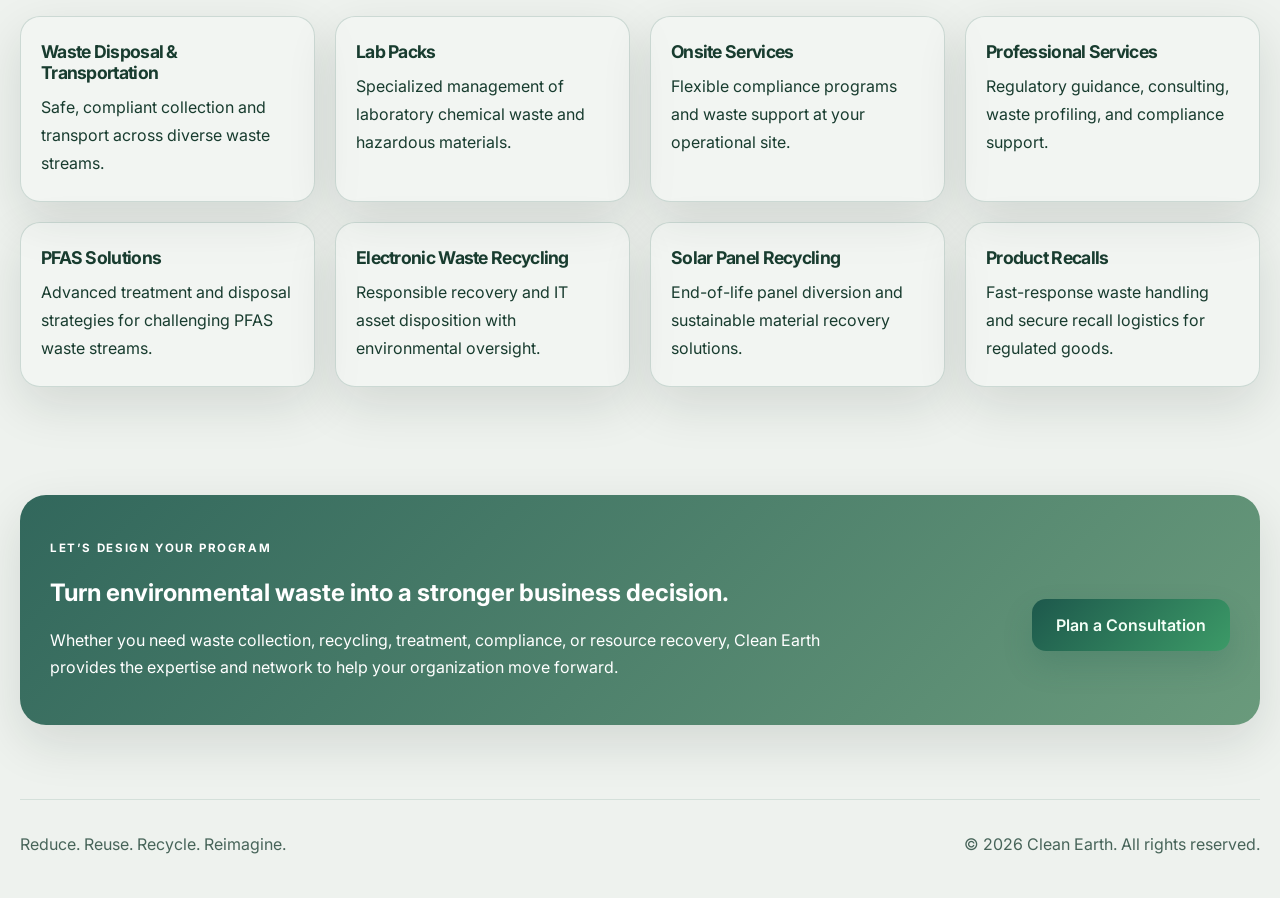
<file: Service.html>
<!DOCTYPE html>
<html lang="en">
<head>
  <meta charset="UTF-8" />
  <meta name="viewport" content="width=device-width, initial-scale=1.0" />
  <title>Services | Clean Earth</title>
  <meta name="description" content="Explore Clean Earth environmental services, waste solutions, recycling services, and sustainability programs." />
  <link rel="preconnect" href="https://fonts.googleapis.com" />
  <link rel="preconnect" href="https://fonts.gstatic.com" crossorigin />
  <link href="https://fonts.googleapis.com/css2?family=Inter:wght@400;500;600;700;800&family=Cormorant+Garamond:wght@500;600;700&display=swap" rel="stylesheet" />
  <link rel="stylesheet" href="styles.css" />
  <style>
    .service-hero {
      background:
        linear-gradient(180deg, rgba(255,255,255,0.08), rgba(255,255,255,0.02)),
        url("https://images.unsplash.com/photo-1473448912268-2022ce9509d8?auto=format&fit=crop&w=1800&q=80") center/cover no-repeat;
    }

    .service-hero .page-copy h1,
    .service-hero .page-copy p:last-of-type {
      color: #ffffff;
    }

    .service-program-grid {
      display: grid;
      grid-template-columns: repeat(4, minmax(0, 1fr));
      gap: 16px;
      margin-top: 24px;
    }

    .service-program-card {
      background: rgba(255,255,255,0.30);
      border: 1px solid var(--line);
      border-radius: 20px;
      padding: 22px 20px;
      box-shadow: var(--shadow);
    }

    .service-program-card span {
      display: block;
      color: var(--green);
      font-weight: 800;
      font-size: 0.72rem;
      text-transform: uppercase;
      letter-spacing: 0.12em;
      margin-bottom: 12px;
    }

    .service-program-card h3 {
      margin: 0 0 10px;
      font-size: 1.12rem;
      letter-spacing: -0.03em;
      color: var(--text);
    }

    .service-program-card p {
      margin: 0;
      color: var(--muted);
      line-height: 1.7;
      font-size: 0.92rem;
    }

    .cta-panel {
      background: linear-gradient(135deg, rgba(29,88,76,0.9), rgba(84,140,105,0.86));
      color: #ffffff;
      border-radius: 26px;
      padding: 44px 30px;
      box-shadow: var(--shadow);
      display: grid;
      grid-template-columns: 1fr auto;
      gap: 30px;
      align-items: center;
    }

    .cta-panel .eyebrow,
    .cta-panel h2,
    .cta-panel p {
      color: #ffffff;
    }

    .cta-panel p {
      max-width: 780px;
      margin: 0;
      line-height: 1.7;
    }

    @media (max-width: 1100px) {
      .service-program-grid,
      .service-grid {
        grid-template-columns: repeat(2, minmax(0, 1fr));
      }

      .cta-panel {
        grid-template-columns: 1fr;
      }
    }

    @media (max-width: 760px) {
      .service-program-grid,
      .service-grid {
        grid-template-columns: 1fr;
      }
    }
  </style>
</head>
<body>
  <header class="site-header">
    <div class="container nav-wrap">
      <div class="brand" aria-label="Clean Earth logo and brand">
        <div class="brand-mark" aria-hidden="true">
          <svg viewBox="0 0 64 64" role="img" aria-label="Clean Earth icon">
            <path d="M32 8c-8 5-13 12-13 21 0 10 7 17 13 22 6-5 13-12 13-22 0-9-5-16-13-21Z" fill="none" stroke="currentColor" stroke-width="2.5" />
            <path d="M32 14c-3 4-5 8-5 13 0 7 4 12 5 15 1-3 5-8 5-15 0-5-2-9-5-13Z" fill="currentColor" opacity=".72" />
            <path d="M18 33c5 0 9 4 9 9M46 33c-5 0-9 4-9 9M32 18v11M20 25c4 0 6 2 8 5M44 25c-4 0-6 2-8 5" fill="none" stroke="currentColor" stroke-width="2.5" stroke-linecap="round" />
          </svg>
        </div>
        <div class="brand-text">
          <h2>CLEAN EARTH</h2>
          <span>INCORPORATION</span>
          <small>Transforming Waste Into Circular Resources</small>
        </div>
      </div>

      <button class="nav-toggle" aria-label="Toggle navigation" aria-expanded="false">
        <span></span>
        <span></span>
        <span></span>
      </button>

      <nav class="main-nav" aria-label="Main navigation">
        <a href="index.html">Home</a>
        <a href="about.html">About Us</a>
        <a href="service.html" class="active">Service</a>
        <a href="project.html">Project</a>
        <a href="contact.html">Contact Us</a>
      </nav>

      <a href="connect.html" class="connect-btn">Let’s Connect</a>
    </div>
  </header>

  <main>
    <section class="page-hero service-hero">
      <div class="container page-hero-inner">
        <div class="page-copy">
          <p class="eyebrow">Environmental Services</p>
          <h1>Solutions for a cleaner circular economy.</h1>
          <p>
            Clean Earth connects waste streams, regulatory expertise, treatment networks,
            and resource recovery programs to help organizations reduce impact and build
            stronger environmental performance.
          </p>
        </div>
      </div>
    </section>

    <section class="page-section">
      <div class="container split-layout">
        <div class="text-panel">
          <p class="eyebrow">What We Deliver</p>
          <h2>From collection to recovery, every program is built around value.</h2>
          <p>
            Our environmental services are designed to help customers manage hazardous and non-hazardous
            waste safely, responsibly, and compliantly. We bring a full-service model that supports
            operations, recycling, treatment, compliance, and long-term sustainability goals.
          </p>
        </div>
        <div class="image-panel image-panel-three"></div>
      </div>
    </section>

    <section class="page-section muted-section">
      <div class="container">
        <div class="section-heading center">
          <p class="eyebrow">Our Service Approach</p>
          <h2>How Clean Earth supports your environmental goals.</h2>
        </div>

        <div class="service-program-grid">
          <article class="service-program-card">
            <span>01 / Strategy</span>
            <h3>Waste Review</h3>
            <p>We evaluate your waste streams, regulatory requirements, and operational priorities.</p>
          </article>

          <article class="service-program-card">
            <span>02 / Collection</span>
            <h3>Responsible Logistics</h3>
            <p>We coordinate safe collection, transport, inventory, and waste handling programs.</p>
          </article>

          <article class="service-program-card">
            <span>03 / Treatment</span>
            <h3>Recovery &amp; Recycling</h3>
            <p>We connect waste with treatment, reuse, recycling, and resource recovery channels.</p>
          </article>

          <article class="service-program-card">
            <span>04 / Compliance</span>
            <h3>Reporting &amp; Care</h3>
            <p>We provide documentation, guidance, and accountable service for better outcomes.</p>
          </article>
        </div>
      </div>
    </section>

    <section class="page-section">
      <div class="container">
        <div class="section-heading center">
          <p class="eyebrow">Environmental Services</p>
          <h2>Solutions for every need</h2>
        </div>

        <div class="service-grid">
          <article class="service-card">
            <h3>Waste Disposal &amp; Transportation</h3>
            <p>Safe, compliant collection and transport across diverse waste streams.</p>
          </article>
          <article class="service-card">
            <h3>Lab Packs</h3>
            <p>Specialized management of laboratory chemical waste and hazardous materials.</p>
          </article>
          <article class="service-card">
            <h3>Onsite Services</h3>
            <p>Flexible compliance programs and waste support at your operational site.</p>
          </article>
          <article class="service-card">
            <h3>Professional Services</h3>
            <p>Regulatory guidance, consulting, waste profiling, and compliance support.</p>
          </article>
          <article class="service-card">
            <h3>PFAS Solutions</h3>
            <p>Advanced treatment and disposal strategies for challenging PFAS waste streams.</p>
          </article>
          <article class="service-card">
            <h3>Electronic Waste Recycling</h3>
            <p>Responsible recovery and IT asset disposition with environmental oversight.</p>
          </article>
          <article class="service-card">
            <h3>Solar Panel Recycling</h3>
            <p>End-of-life panel diversion and sustainable material recovery solutions.</p>
          </article>
          <article class="service-card">
            <h3>Product Recalls</h3>
            <p>Fast-response waste handling and secure recall logistics for regulated goods.</p>
          </article>
        </div>
      </div>
    </section>

    <section class="page-section">
      <div class="container">
        <div class="cta-panel">
          <div>
            <p class="eyebrow">Let’s Design Your Program</p>
            <h2>Turn environmental waste into a stronger business decision.</h2>
            <p>
              Whether you need waste collection, recycling, treatment, compliance, or resource recovery,
              Clean Earth provides the expertise and network to help your organization move forward.
            </p>
          </div>
          <a href="connect.html" class="explore-btn">Plan a Consultation</a>
        </div>
      </div>
    </section>
  </main>

  <footer class="site-footer">
    <div class="container footer-inner">
      <p>Reduce. Reuse. Recycle. Reimagine.</p>
      <p>© 2026 Clean Earth. All rights reserved.</p>
    </div>
  </footer>

  <script src="script.js"></script>
</body>
</html>
</file>
<file: styles.css>
:root {
  --bg: #eef2ee;
  --surface: rgba(255, 255, 255, 0.38);
  --surface-strong: rgba(255, 255, 255, 0.66);
  --text: #183c2f;
  --muted: rgba(24, 60, 47, 0.78);
  --green: #1d584c;
  --green-soft: #7abf8f;
  --line: rgba(29, 88, 76, 0.18);
  --shadow: 0 18px 50px rgba(15, 32, 24, 0.12);
}

* {
  box-sizing: border-box;
}

html {
  scroll-behavior: smooth;
  scroll-padding-top: 120px;
}

body {
  margin: 0;
  padding-top: 102px;
  font-family: "Inter", sans-serif;
  background: var(--bg);
  color: var(--text);
  overflow-x: hidden;
}

section[id] {
  scroll-margin-top: 120px;
}

.page-hero {
  position: relative;
  background:
    linear-gradient(180deg, rgba(255, 255, 255, 0.08), rgba(255, 255, 255, 0.02)),
    url("https://images.unsplash.com/photo-1492496913980-501348b61469?auto=format&fit=crop&w=1800&q=80") center/cover no-repeat;
}

.about-hero,
.project-hero,
.contact-hero {
  min-height: 420px;
}

.page-hero-inner {
  display: flex;
  align-items: center;
  min-height: 420px;
  padding-top: 60px;
  padding-bottom: 28px;
}

.page-copy {
  max-width: 760px;
}

.page-copy h1 {
  margin: 0;
  color: var(--green);
  font-size: clamp(2.8rem, 5vw, 5.2rem);
  letter-spacing: -0.08em;
  line-height: 0.95;
}

.page-copy p:last-of-type {
  margin: 18px 0 0;
  max-width: 640px;
  color: var(--muted);
  font-size: 1.1rem;
  line-height: 1.7;
}

.page-section {
  padding: 54px 0;
}

.muted-section {
  background: rgba(255, 255, 255, 0.18);
}

.split-layout {
  display: grid;
  grid-template-columns: 1fr 1fr;
  gap: 30px;
  align-items: center;
}

.split-layout.reverse {
  grid-template-columns: 1fr 1fr;
}

.text-panel {
  padding: 18px 0;
}

.text-panel h2 {
  margin: 0 0 16px;
  font-size: clamp(2.1rem, 3vw, 3rem);
  letter-spacing: -0.06em;
  line-height: 1.08;
}

.text-panel p {
  margin: 0;
  color: var(--muted);
  line-height: 1.8;
}

.image-panel {
  min-height: 430px;
  border-radius: 26px;
  border: 1px solid var(--line);
  background-size: cover;
  background-position: center;
  box-shadow: var(--shadow);
}

.image-panel-one {
  background-image: url("https://images.unsplash.com/photo-1532996122724-e3c354a0b15b?auto=format&fit=crop&w=1200&q=80");
}

.image-panel-two {
  background-image: url("https://images.unsplash.com/photo-1492496913980-501348b61469?auto=format&fit=crop&w=1200&q=80");
}

.image-panel-three {
  background-image: url("https://images.unsplash.com/photo-1473448912268-2022ce9509d8?auto=format&fit=crop&w=1200&q=80");
}

.stats-grid {
  display: grid;
  grid-template-columns: repeat(4, minmax(0, 1fr));
  gap: 20px;
}

.project-page-grid {
  display: grid;
  grid-template-columns: repeat(3, minmax(0, 1fr));
  gap: 22px;
}

.project-card {
  background: rgba(255, 255, 255, 0.28);
  border: 1px solid var(--line);
  border-radius: 22px;
  overflow: hidden;
  box-shadow: var(--shadow);
}

.project-image {
  min-height: 260px;
  background-size: cover;
  background-position: center;
}

.image-project-one {
  background-image: url("https://images.unsplash.com/photo-1581578731548-c64695cc6952?auto=format&fit=crop&w=900&q=80");
}

.image-project-two {
  background-image: url("https://images.unsplash.com/photo-1532996122724-e3c354a0b15b?auto=format&fit=crop&w=900&q=80");
}

.image-project-three {
  background-image: url("https://images.unsplash.com/photo-1492496913980-501348b61469?auto=format&fit=crop&w=900&q=80");
}

.project-content {
  padding: 18px 18px 20px;
}

.project-content span {
  display: inline-block;
  margin-bottom: 10px;
  color: var(--green);
  font-size: 0.72rem;
  text-transform: uppercase;
  letter-spacing: 0.12em;
  font-weight: 700;
}

.project-content h3 {
  margin: 0;
  font-size: 1.2rem;
  line-height: 1.4;
}

.contact-page-wrap {
  max-width: 980px;
  margin: 0 auto;
}

.large-service-grid {
  grid-template-columns: repeat(4, minmax(0, 1fr));
}

img,
svg {
  max-width: 100%;
  display: block;
}

a {
  transition: all 0.2s ease;
}

.container {
  width: min(1360px, calc(100% - 40px));
  margin: 0 auto;
}

.site-header {
  position: fixed;
  top: 0;
  left: 0;
  right: 0;
  z-index: 100;
  background: rgba(246, 248, 246, 0.62);
  backdrop-filter: blur(10px);
  border-bottom: 1px solid rgba(29, 88, 76, 0.08);
}

.nav-wrap {
  display: flex;
  align-items: center;
  justify-content: space-between;
  min-height: 92px;
  gap: 18px;
}

.brand {
  display: flex;
  align-items: center;
  gap: 14px;
  min-width: 260px;
}

.brand-mark {
  width: 58px;
  height: 58px;
  color: var(--green);
  flex-shrink: 0;
}

.brand-text h2 {
  margin: 0;
  font-size: clamp(1.2rem, 1.65vw, 2rem);
  letter-spacing: 0.03em;
  font-weight: 800;
}

.brand-text span {
  display: block;
  margin-top: 2px;
  font-size: 0.72rem;
  letter-spacing: 0.18em;
  font-weight: 700;
  color: var(--green);
}

.brand-text small {
  display: block;
  margin-top: 7px;
  font-size: 0.68rem;
  color: rgba(24, 60, 47, 0.7);
}

.main-nav {
  display: flex;
  align-items: center;
  justify-content: center;
  gap: clamp(14px, 2vw, 30px);
  flex: 1;
}

.main-nav a {
  position: relative;
  color: var(--text);
  text-decoration: none;
  font-size: 0.96rem;
  font-weight: 500;
  opacity: 0.95;
}

.main-nav a.active::after,
.main-nav a:hover::after,
.main-nav a:focus-visible::after {
  content: "";
  position: absolute;
  left: 0;
  right: 0;
  bottom: -10px;
  height: 2px;
  background: var(--green);
  border-radius: 999px;
}

.connect-btn {
  display: inline-flex;
  align-items: center;
  justify-content: center;
  min-height: 44px;
  padding: 0 22px;
  text-decoration: none;
  color: var(--text);
  border: 1.5px solid rgba(29, 88, 76, 0.25);
  border-radius: 999px;
  background: rgba(255, 255, 255, 0.3);
  font-weight: 600;
  box-shadow: 0 10px 24px rgba(10, 30, 24, 0.08);
}

.hero {
  position: relative;
  background:
    linear-gradient(180deg, rgba(255, 255, 255, 0.12), rgba(255, 255, 255, 0.14)),
    url("https://images.unsplash.com/photo-1501004318641-b39e6451bec6?auto=format&fit=crop&w=1800&q=80") center/cover no-repeat;
  min-height: 760px;
}

.hero::before {
  content: "";
  position: absolute;
  inset: 0;
  background: rgba(255, 255, 255, 0.12);
  pointer-events: none;
}

.hero-inner {
  position: relative;
  z-index: 1;
  display: grid;
  grid-template-columns: 1.1fr 0.9fr;
  align-items: end;
  gap: 30px;
  min-height: 760px;
  padding-top: 42px;
  padding-bottom: 36px;
}

.hero-copy {
  max-width: 680px;
}

.hero-copy h1 {
  margin: 0;
  color: var(--green);
  font-size: clamp(4rem, 7vw, 9.4rem);
  line-height: 0.88;
  letter-spacing: -0.08em;
  font-weight: 800;
}

.hero-copy h1 span {
  display: block;
  margin-top: 12px;
  font-family: "Cormorant Garamond", serif;
  font-style: italic;
  font-weight: 600;
  letter-spacing: -0.05em;
  color: rgba(29, 88, 76, 0.9);
}

.rule {
  width: 180px;
  height: 2px;
  background: rgba(29, 88, 76, 0.52);
  margin: 22px 0 28px;
}

.hero-copy p {
  max-width: 560px;
  margin: 0;
  color: var(--muted);
  font-size: 1.15rem;
  line-height: 1.7;
}

.explore-btn,
.secondary-btn {
  display: inline-flex;
  align-items: center;
  justify-content: center;
  min-height: 52px;
  padding: 0 24px;
  border-radius: 14px;
  text-decoration: none;
  font-weight: 600;
}

.explore-btn {
  margin-top: 30px;
  background: linear-gradient(135deg, var(--green), #3c9a67);
  color: #f4fff7;
  box-shadow: 0 14px 30px rgba(29, 88, 76, 0.18);
}

.hero-visual {
  position: relative;
  height: 640px;
  min-height: 420px;
}

.sun-glow {
  position: absolute;
  left: 30px;
  right: 0;
  top: 20px;
  width: 560px;
  height: 560px;
  border-radius: 50%;
  background: rgba(165, 210, 168, 0.12);
  border: 1px solid rgba(29, 88, 76, 0.14);
}

.bird {
  position: absolute;
  right: 260px;
  top: 80px;
  width: 60px;
  height: 28px;
  border-top: 3px solid rgba(25, 67, 57, 0.8);
  border-radius: 50%;
  transform: rotate(12deg);
}

.bird::before,
.bird::after {
  content: "";
  position: absolute;
  width: 30px;
  height: 18px;
  border-top: 3px solid rgba(25, 67, 57, 0.8);
  border-radius: 50%;
  top: 0;
}

.bird::before {
  left: -6px;
  transform: rotate(18deg);
}

.bird::after {
  right: -8px;
  transform: rotate(-18deg);
}

.mountain-scene {
  position: absolute;
  inset: 10px 0 0 0;
  background:
    linear-gradient(to top, rgba(255, 255, 255, 0.12), rgba(255, 255, 255, 0)),
    url("https://images.unsplash.com/photo-1500530855697-b586d89ba3ee?auto=format&fit=crop&w=1200&q=80") center/cover no-repeat;
  filter: saturate(0.8) contrast(1.05);
  clip-path: ellipse(75% 72% at 55% 46%);
  opacity: 0.9;
}

.earth-orb {
  position: absolute;
  right: 18px;
  bottom: 6px;
  width: 250px;
  height: 250px;
  border-radius: 50%;
  border: 1px solid rgba(29, 88, 76, 0.12);
  background: rgba(237, 245, 239, 0.44);
  box-shadow: inset 0 0 28px rgba(255, 255, 255, 0.55);
}

.feature-strip {
  position: relative;
  margin-top: -20px;
  z-index: 2;
}

.feature-grid {
  display: grid;
  grid-template-columns: repeat(5, minmax(0, 1fr));
  background: rgba(255, 255, 255, 0.36);
  border: 1px solid var(--line);
  backdrop-filter: blur(6px);
  border-radius: 26px 26px 0 0;
  overflow: hidden;
}

.feature-card {
  padding: 22px 18px 20px;
  text-align: center;
  border-right: 1px solid var(--line);
}

.feature-card:last-child {
  border-right: none;
}

.icon-box {
  width: 56px;
  height: 56px;
  margin: 0 auto 14px;
  display: grid;
  place-items: center;
  border: 1px solid var(--line);
  border-radius: 50%;
  background: rgba(255, 255, 255, 0.24);
  color: var(--green);
}

.feature-card h3 {
  margin: 0 0 10px;
  font-size: 1.02rem;
  line-height: 1.3;
}

.feature-card p {
  margin: 0;
  font-size: 0.9rem;
  line-height: 1.6;
  color: var(--muted);
}

.visual-showcase {
  padding-top: 48px;
}

.showcase-grid {
  display: grid;
  grid-template-columns: 1.15fr 1fr 1fr;
  gap: 20px;
  margin-top: 24px;
}

.showcase-card {
  background: rgba(255, 255, 255, 0.28);
  border: 1px solid var(--line);
  border-radius: 22px;
  overflow: hidden;
  box-shadow: var(--shadow);
}

.showcase-card.tall {
  grid-row: span 2;
}

.showcase-image {
  min-height: 260px;
  background-size: cover;
  background-position: center;
}

.image-one {
  background-image: url("https://images.unsplash.com/photo-1532996122724-e3c354a0b15b?auto=format&fit=crop&w=900&q=80");
}

.image-two {
  background-image: url("https://images.unsplash.com/photo-1581578731548-c64695cc6952?auto=format&fit=crop&w=900&q=80");
}

.image-three {
  background-image: url("https://images.unsplash.com/photo-1492496913980-501348b61469?auto=format&fit=crop&w=900&q=80");
}

.showcase-content {
  padding: 18px 18px 20px;
}

.showcase-content span {
  display: inline-block;
  color: var(--green);
  font-size: 0.72rem;
  text-transform: uppercase;
  letter-spacing: 0.12em;
  font-weight: 700;
  margin-bottom: 8px;
}

.showcase-content h3 {
  margin: 0;
  font-size: 1.1rem;
  line-height: 1.4;
}

.impact {
  padding-top: 34px;
}

.impact-inner {
  display: grid;
  grid-template-columns: 1fr 1.2fr 1.1fr;
  gap: 24px;
  align-items: stretch;
}

.impact-copy {
  padding: 32px 28px;
  background: rgba(255, 255, 255, 0.26);
  border: 1px solid var(--line);
  border-radius: 24px;
}

.impact-visual {
  display: grid;
  grid-template-rows: 1fr 1fr;
  gap: 18px;
}

.impact-photo {
  min-height: 220px;
  border-radius: 22px;
  background-size: cover;
  background-position: center;
  border: 1px solid var(--line);
  box-shadow: var(--shadow);
}

.impact-photo-one {
  background-image: url("https://images.unsplash.com/photo-1532996122724-e3c354a0b15b?auto=format&fit=crop&w=900&q=80");
}

.impact-photo-two {
  background-image: url("https://images.unsplash.com/photo-1492496913980-501348b61469?auto=format&fit=crop&w=900&q=80");
}

.eyebrow {
  margin: 0 0 12px;
  color: var(--green);
  text-transform: uppercase;
  letter-spacing: 0.14em;
  font-weight: 700;
  font-size: 0.72rem;
}

.impact-copy h2,
.section-heading h2,
.cta-box h2 {
  margin: 0 0 18px;
  font-size: clamp(2.1rem, 4vw, 3.3rem);
  letter-spacing: -0.07em;
  line-height: 1.05;
}

.impact-copy p,
.project-copy p,
.service-card p,
.cta-box p {
  margin: 0;
  color: var(--text);
  line-height: 1.75;
}

.project-copy {
  color: var(--text);
}

.project-copy p {
  color: #315f4e;
  font-weight: 500;
  line-height: 1.8;
}

.project-copy .label {
  color: #175b47;
  font-weight: 800;
}

.impact-stats {
  display: grid;
  grid-template-columns: repeat(2, minmax(0, 1fr));
  gap: 18px;
}

.stat-box {
  background: rgba(255, 255, 255, 0.28);
  border: 1px solid var(--line);
  border-radius: 18px;
  padding: 22px 18px;
}

.stat-box strong {
  display: block;
  color: var(--green);
  font-size: clamp(1.9rem, 2.6vw, 2.5rem);
  letter-spacing: -0.07em;
  margin-bottom: 8px;
}

.stat-box span {
  color: var(--muted);
  line-height: 1.6;
}

.services,
.projects {
  padding-top: 58px;
}

.section-heading {
  margin-bottom: 28px;
}

.center {
  text-align: center;
}

.service-visual {
  position: relative;
  margin-bottom: 24px;
  min-height: 280px;
  border-radius: 26px;
  overflow: hidden;
  border: 1px solid var(--line);
  box-shadow: var(--shadow);
}

.service-photo-main {
  width: 100%;
  height: 100%;
  min-height: 280px;
  background:
    linear-gradient(180deg, rgba(13, 31, 25, 0.12), rgba(13, 31, 25, 0.35)),
    url("https://images.unsplash.com/photo-1473448912268-2022ce9509d8?auto=format&fit=crop&w=1600&q=80") center/cover no-repeat;
}

.service-badge {
  position: absolute;
  right: 24px;
  bottom: 24px;
  display: grid;
  gap: 6px;
  padding: 20px 22px;
  background: rgba(255, 255, 255, 0.82);
  border: 1px solid rgba(29, 88, 76, 0.12);
  border-radius: 18px;
  backdrop-filter: blur(4px);
}

.service-badge strong {
  color: var(--green);
  font-size: 1.3rem;
  letter-spacing: -0.05em;
}

.service-badge span {
  color: var(--muted);
  font-size: 0.82rem;
}

.service-grid {
  display: grid;
  grid-template-columns: repeat(4, minmax(0, 1fr));
  gap: 20px;
}

.service-card {
  background: rgba(255, 255, 255, 0.26);
  border: 1px solid var(--line);
  border-radius: 20px;
  padding: 24px 20px;
  box-shadow: var(--shadow);
}

.service-card h3 {
  margin: 0 0 10px;
  font-size: 1.1rem;
  letter-spacing: -0.04em;
}

.projects-inner {
  display: grid;
  gap: 24px;
}

.large-gap {
  margin-bottom: 6px;
}

.project-panel {
  display: grid;
  grid-template-columns: 0.9fr 1.1fr;
  gap: 20px;
  align-items: center;
  background: linear-gradient(135deg, rgba(255,255,255,0.84), rgba(235,244,236,0.82));
  border: 1px solid var(--line);
  border-radius: 24px;
  padding: 26px 24px;
  box-shadow: var(--shadow);
}

.project-visual {
  min-height: 340px;
}

.project-photo {
  width: 100%;
  height: 100%;
  min-height: 340px;
  border-radius: 22px;
  background:
    linear-gradient(180deg, rgba(18, 40, 33, 0.18), rgba(18, 40, 33, 0.35)),
    url("https://images.unsplash.com/photo-1581578731548-c64695cc6952?auto=format&fit=crop&w=1200&q=80") center/cover no-repeat;
  border: 1px solid var(--line);
  box-shadow: var(--shadow);
}

.label {
  display: inline-block;
  margin-bottom: 14px;
  font-size: 0.8rem;
  text-transform: uppercase;
  letter-spacing: 0.12em;
  color: #0d513f;
  font-weight: 800;
}

.project-meta {
  display: grid;
  grid-template-columns: repeat(3, minmax(0, 1fr));
  gap: 16px;
}

.project-meta div {
  background: rgba(255, 255, 255, 0.26);
  border: 1px solid var(--line);
  border-radius: 16px;
  padding: 18px 14px;
  text-align: center;
}

.project-meta strong {
  display: block;
  color: #176d55;
  font-size: 1.45rem;
  margin-bottom: 8px;
}

.project-meta span {
  color: #50786c;
  font-size: 0.82rem;
}

.cta-section {
  padding-top: 58px;
  padding-bottom: 30px;
}

.contact-panel {
  display: grid;
  grid-template-columns: 0.7fr 1.1fr 1fr;
  gap: 24px;
  align-items: center;
  padding: 30px 28px;
  background: rgba(255, 255, 255, 0.28);
  border: 1px solid var(--line);
  border-radius: 28px;
  box-shadow: var(--shadow);
}

.contact-visual {
  min-height: 360px;
}

.contact-photo {
  width: 100%;
  height: 100%;
  min-height: 360px;
  border-radius: 20px;
  background:
    linear-gradient(180deg, rgba(20, 42, 35, 0.06), rgba(20, 42, 35, 0.38)),
    url("https://images.unsplash.com/photo-1520607162513-77705c0f0d4a?auto=format&fit=crop&w=1200&q=80") center/cover no-repeat;
  border: 1px solid var(--line);
  box-shadow: var(--shadow);
}

.contact-copy {
  text-align: left;
}

.contact-copy .eyebrow {
  margin-bottom: 10px;
}

.contact-copy h2 {
  margin: 0 0 16px;
  font-size: clamp(2.2rem, 4vw, 3.2rem);
  letter-spacing: -0.07em;
  line-height: 1.04;
}

.contact-copy p:not(.eyebrow) {
  max-width: 520px;
  color: var(--muted);
  line-height: 1.75;
  margin: 0;
}

.contact-details {
  display: grid;
  gap: 14px;
  margin-top: 26px;
}

.contact-item {
  display: flex;
  justify-content: space-between;
  align-items: center;
  gap: 16px;
  padding: 16px 18px;
  background: rgba(255, 255, 255, 0.24);
  border: 1px solid rgba(29, 88, 76, 0.12);
  border-radius: 16px;
}

.contact-item span {
  color: var(--muted);
  font-size: 0.82rem;
  line-height: 1.5;
  flex: 1;
}

.contact-item a {
  color: var(--green);
  text-decoration: none;
  font-weight: 700;
  white-space: nowrap;
}

.contact-form {
  background: rgba(255, 255, 255, 0.26);
  border: 1px solid rgba(29, 88, 76, 0.12);
  border-radius: 22px;
  padding: 22px;
}

.form-row {
  display: grid;
  grid-template-columns: repeat(2, minmax(0, 1fr));
  gap: 16px;
  margin-bottom: 16px;
}

.form-group {
  display: flex;
  flex-direction: column;
  gap: 8px;
}

.form-group label {
  font-size: 0.82rem;
  font-weight: 600;
  color: var(--text);
}

.form-group input,
.form-group textarea {
  width: 100%;
  border: 1px solid rgba(29, 88, 76, 0.18);
  background: rgba(255, 255, 255, 0.7);
  border-radius: 12px;
  padding: 14px 14px;
  font: inherit;
  color: var(--text);
  resize: vertical;
}

.form-group input::placeholder,
.form-group textarea::placeholder {
  color: rgba(24, 60, 47, 0.48);
}

.form-group input:focus,
.form-group textarea:focus {
  outline: 2px solid rgba(29, 88, 76, 0.18);
  border-color: rgba(29, 88, 76, 0.32);
}

.form-btn {
  border: none;
  cursor: pointer;
  margin-top: 12px;
  width: 100%;
}

.cta-actions {
  margin-top: 24px;
  display: flex;
  justify-content: flex-start;
  gap: 16px;
  flex-wrap: wrap;
}

.secondary-btn {
  border: 1px solid rgba(29, 88, 76, 0.25);
  background: rgba(255, 255, 255, 0.22);
  color: var(--text);
}

.site-footer {
  padding: 20px 0 28px;
}

.footer-inner {
  display: flex;
  justify-content: space-between;
  gap: 18px;
  flex-wrap: wrap;
  color: var(--muted);
  border-top: 1px solid rgba(29, 88, 76, 0.12);
  padding-top: 18px;
}

.nav-toggle {
  display: none;
  width: 44px;
  height: 42px;
  border: 1px solid rgba(29, 88, 76, 0.2);
  border-radius: 12px;
  background: rgba(255, 255, 255, 0.22);
  padding: 8px;
  cursor: pointer;
}

.nav-toggle span {
  display: block;
  width: 100%;
  height: 2px;
  border-radius: 999px;
  background: var(--text);
  margin: 6px 0;
}

@media (max-width: 1100px) {
  .hero-inner,
  .impact-inner,
  .project-panel,
  .contact-panel,
  .split-layout,
  .project-page-grid {
    grid-template-columns: 1fr;
  }

  .hero-inner {
    min-height: auto;
    padding-top: 62px;
  }

  .service-grid,
  .stats-grid,
  .large-service-grid {
    grid-template-columns: repeat(2, minmax(0, 1fr));
  }

  .contact-visual,
  .project-visual {
    min-height: 260px;
  }

  .page-hero-inner {
    min-height: 360px;
  }
}

@media (max-width: 820px) {
  .nav-wrap {
    flex-wrap: wrap;
    justify-content: space-between;
    min-height: 84px;
    padding: 14px 0;
  }

  .main-nav {
    order: 3;
    width: 100%;
    display: none;
    flex-direction: column;
    align-items: flex-start;
    background: rgba(255, 255, 255, 0.52);
    border: 1px solid var(--line);
    border-radius: 16px;
    padding: 18px 16px;
  }

  .main-nav.open {
    display: flex;
  }

  .nav-toggle {
    display: block;
  }

  .connect-btn {
    display: none;
  }

  .feature-grid {
    grid-template-columns: repeat(2, minmax(0, 1fr));
  }

  .impact-stats,
  .project-meta,
  .stats-grid,
  .large-service-grid {
    grid-template-columns: repeat(2, minmax(0, 1fr));
  }

  .page-copy h1 {
    font-size: clamp(2.3rem, 11vw, 4rem);
  }

  .image-panel,
  .project-image {
    min-height: 280px;
  }
}

@media (max-width: 560px) {
  .hero {
    min-height: 620px;
  }

  .hero-inner {
    padding-top: 48px;
    padding-bottom: 24px;
  }

  .hero-copy h1 {
    font-size: clamp(3rem, 17vw, 5rem);
  }

  .rule {
    width: 120px;
  }

  .hero-copy p {
    font-size: 1rem;
  }

  .showcase-grid,
  .feature-grid,
  .impact-stats,
  .service-grid,
  .project-meta,
  .stats-grid,
  .large-service-grid,
  .contact-panel,
  .form-row {
    grid-template-columns: 1fr;
  }

  .page-hero-inner {
    min-height: 320px;
    padding-top: 40px;
  }

  .page-copy p:last-of-type {
    font-size: 1rem;
  }

  .showcase-card.tall {
    grid-row: auto;
  }

  .feature-card {
    border-right: none;
    border-bottom: 1px solid var(--line);
  }

  .feature-card:last-child {
    border-bottom: none;
  }

  .contact-panel {
    padding: 24px 18px;
  }

  .contact-copy {
    text-align: center;
  }

  .contact-copy p:not(.eyebrow) {
    margin: 0 auto;
  }

  .contact-item {
    flex-direction: column;
    align-items: flex-start;
  }

  .cta-actions {
    justify-content: center;
    flex-direction: column;
  }

  .explore-btn,
  .secondary-btn,
  .form-btn {
    width: 100%;
  }
}
</file>
